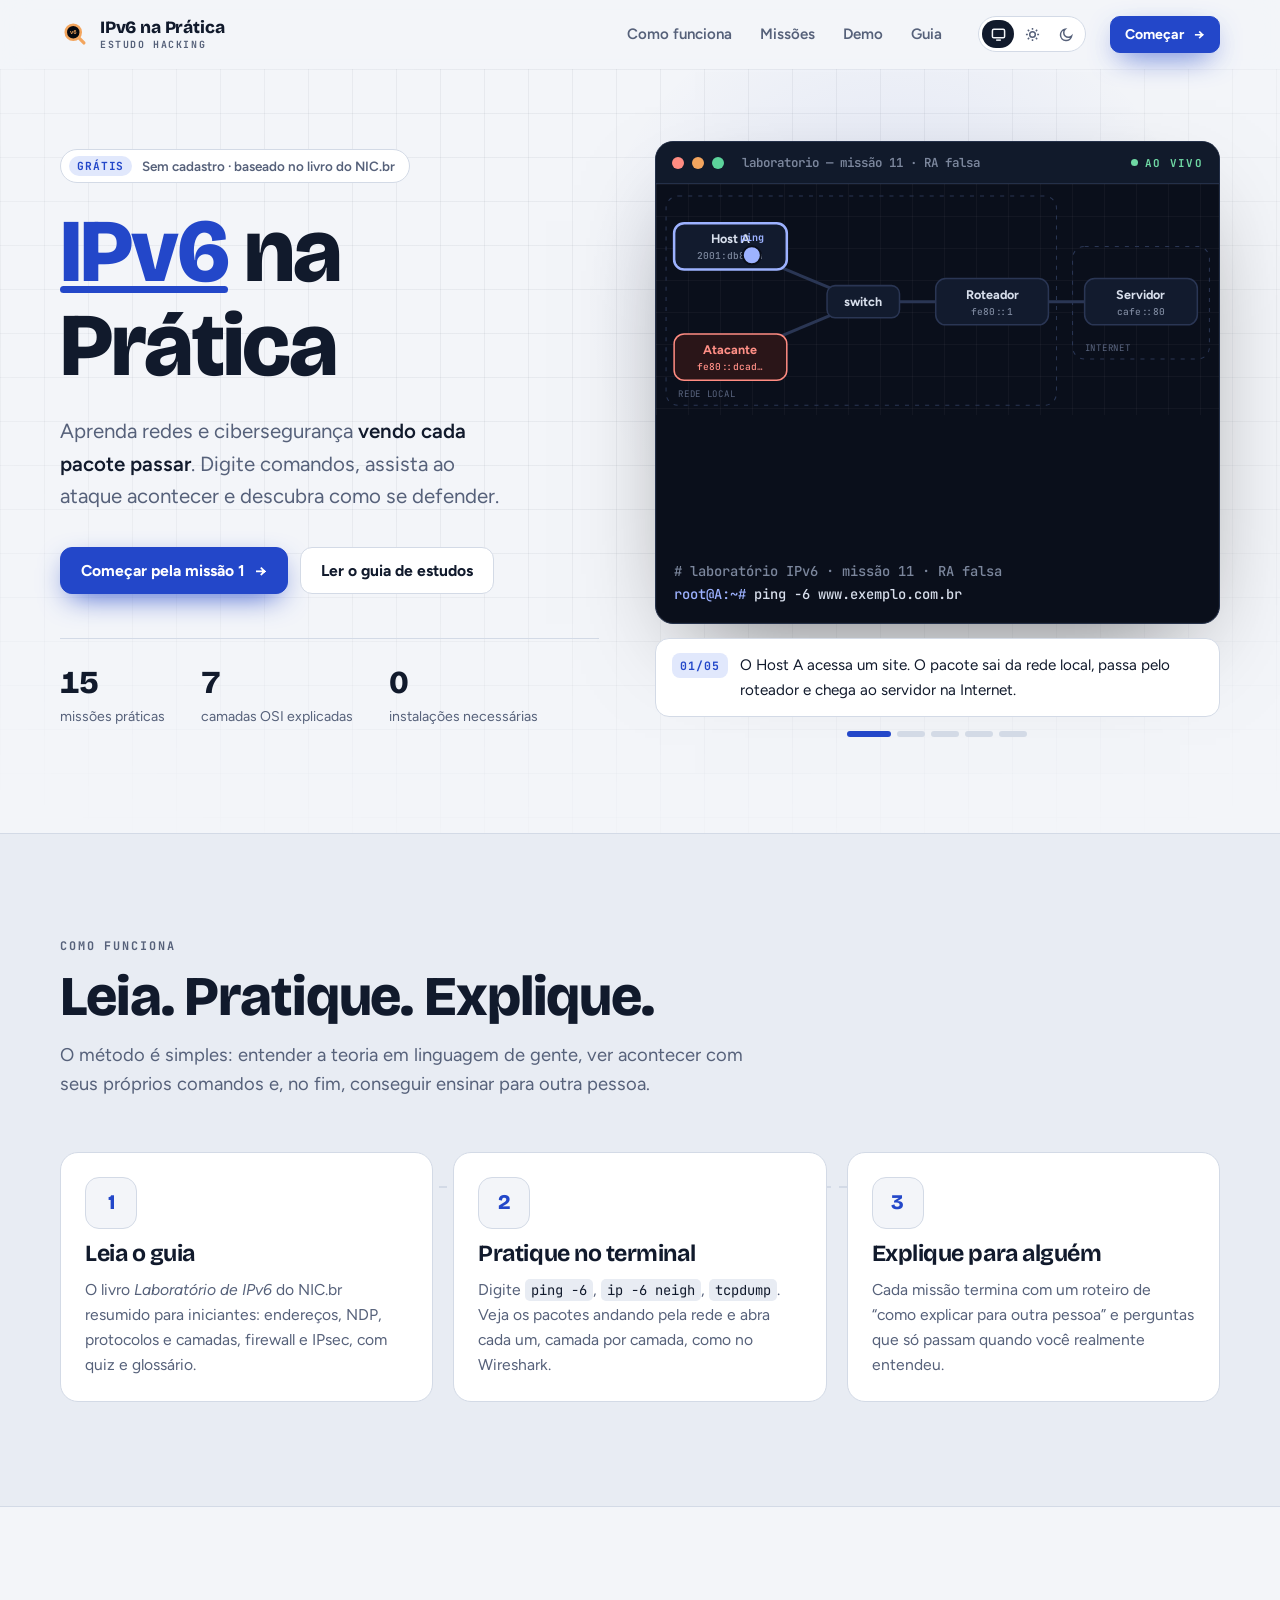
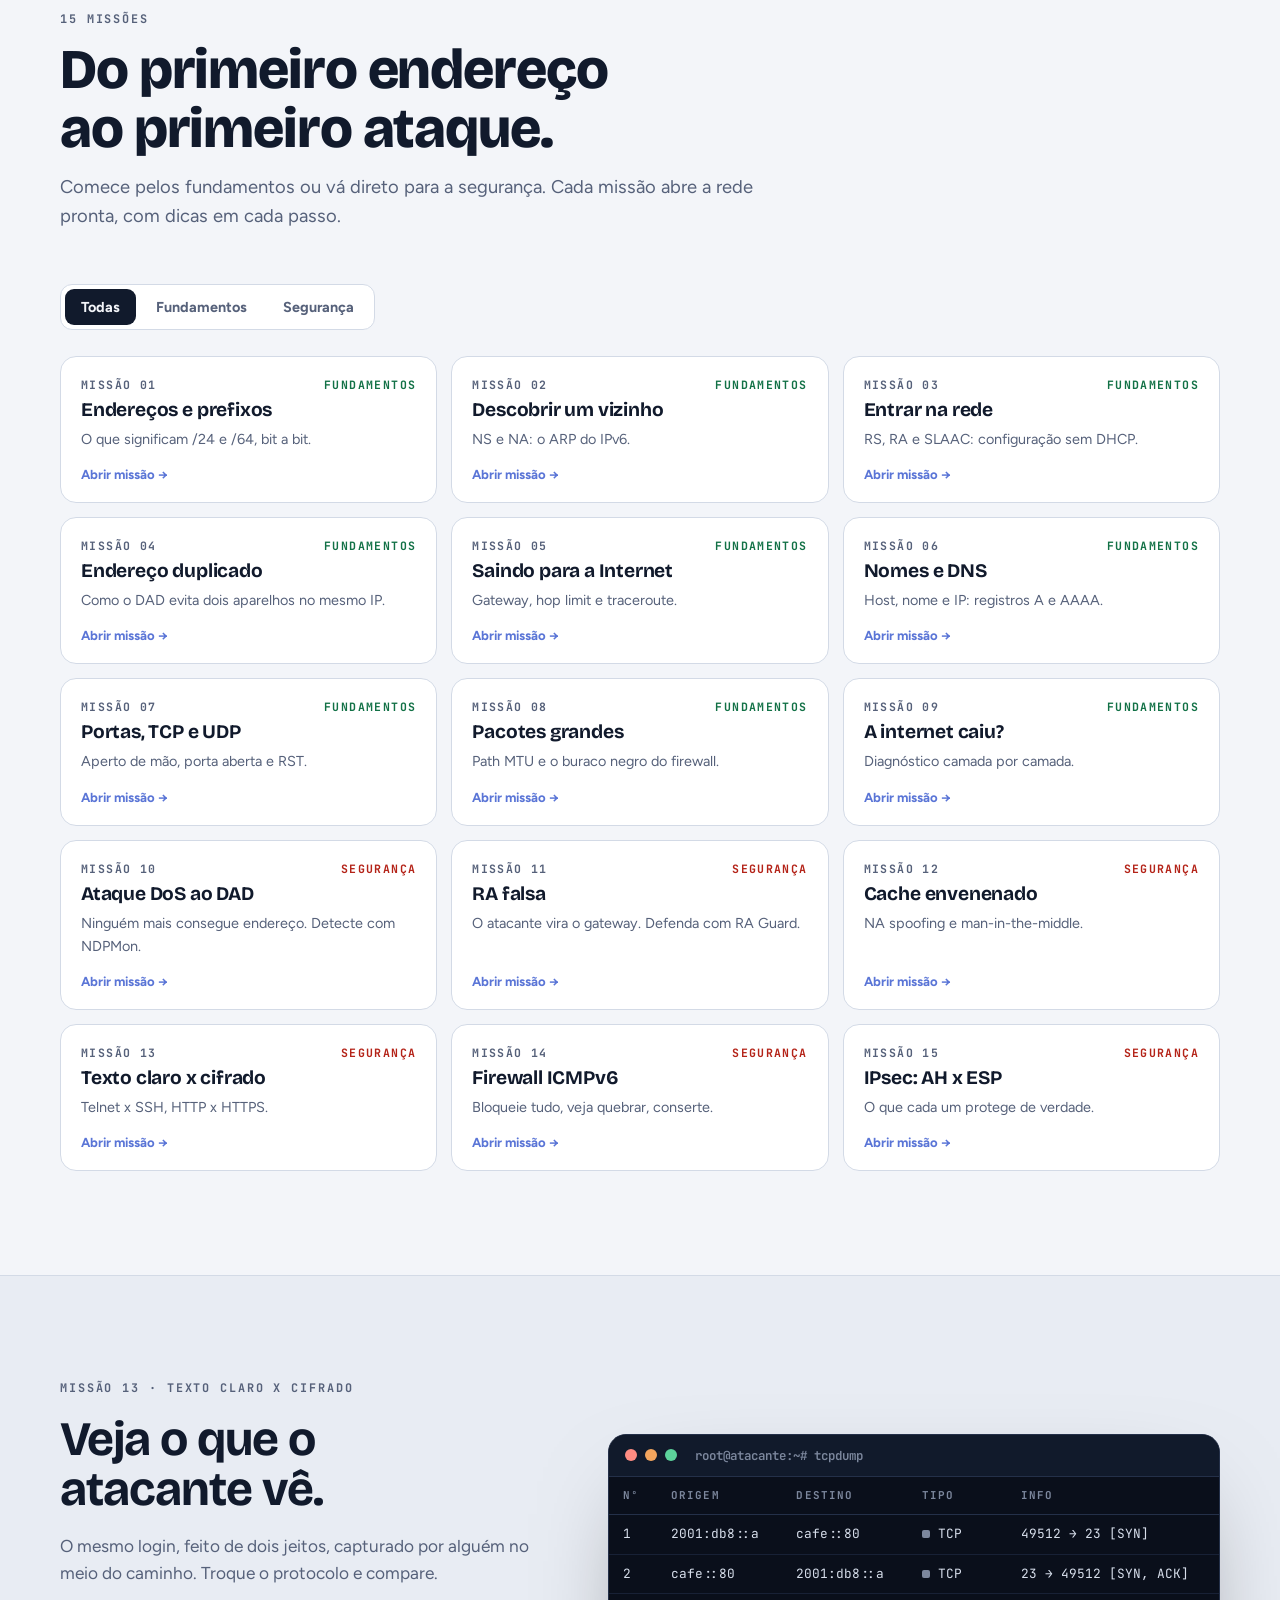
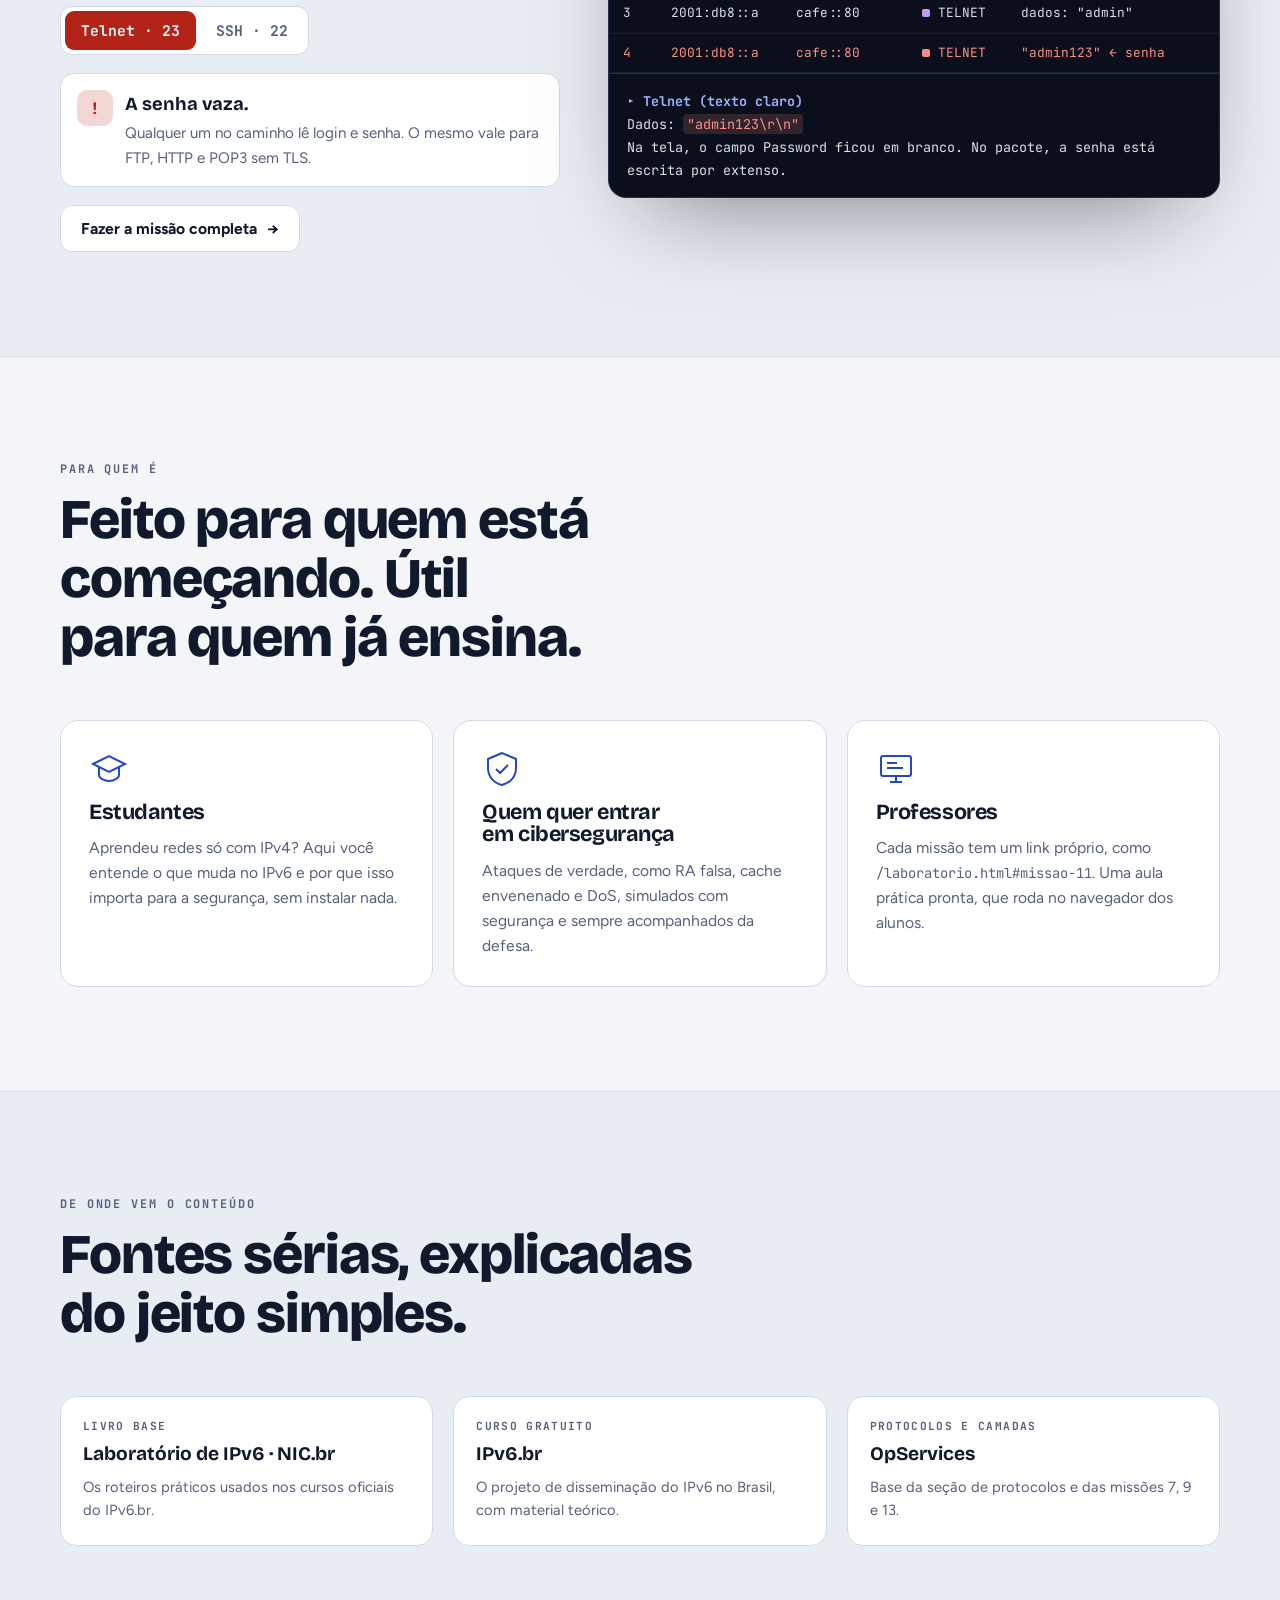
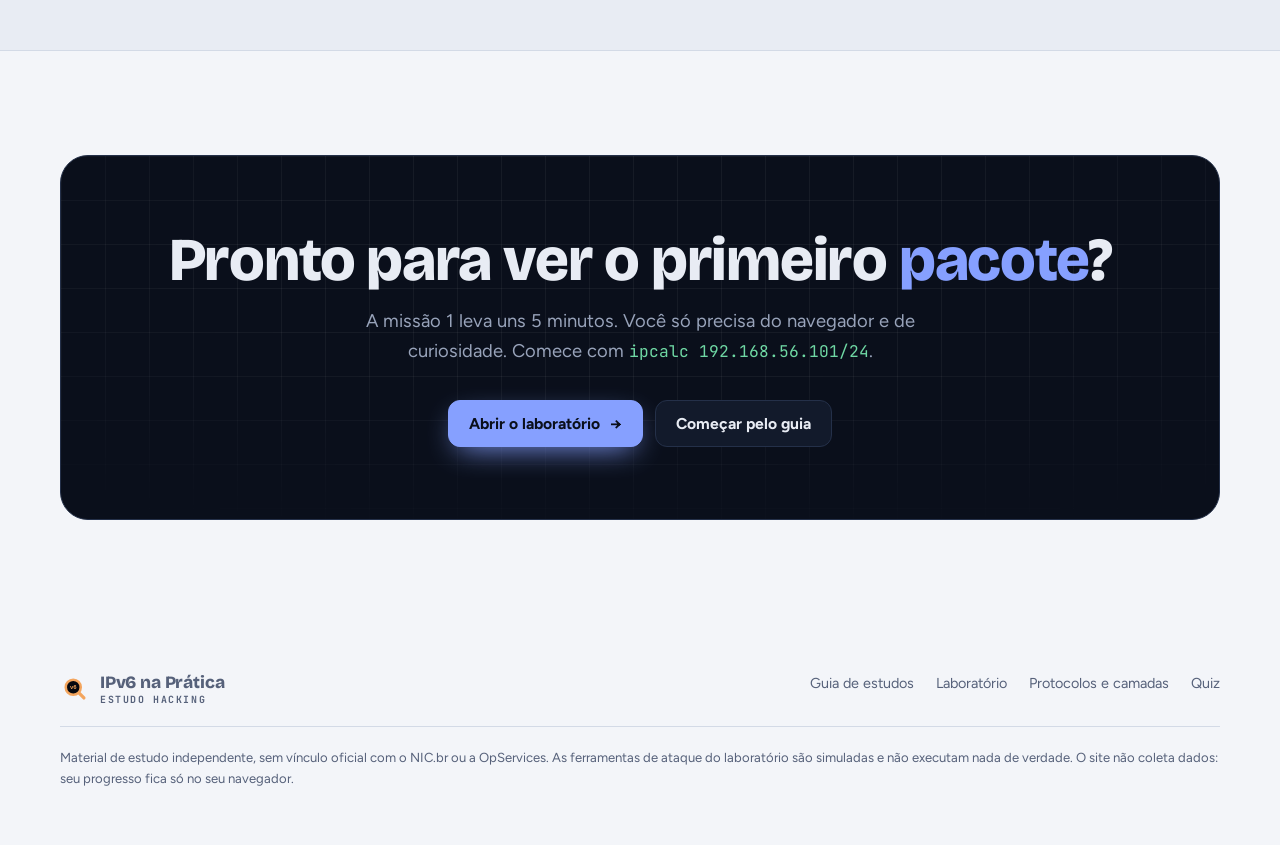
<file: index.html>
<!doctype html>
<html lang="pt-BR">
<head>
<meta charset="utf-8">
<meta name="viewport" content="width=device-width, initial-scale=1, viewport-fit=cover">
<title>IPv6 na Prática · Aprenda redes e cibersegurança na prática</title>
<meta name="description" content="Aprenda IPv6 e cibersegurança vendo cada pacote passar: laboratório interativo com 15 missões, terminal simulado e ataques reais com suas defesas. Gratuito e sem cadastro.">
<meta property="og:title" content="IPv6 na Prática">
<meta property="og:description" content="Aprenda IPv6 e cibersegurança vendo cada pacote passar: laboratório interativo com 15 missões, terminal simulado e ataques reais com suas defesas. Gratuito e sem cadastro.">
<meta property="og:type" content="website">
<meta property="og:url" content="https://ipv6-na-pratica.vercel.app/">
<meta property="og:site_name" content="IPv6 na Prática">
<meta property="og:locale" content="pt_BR">
<meta property="og:image" content="https://ipv6-na-pratica.vercel.app/og.png">
<meta property="og:image:width" content="1280">
<meta property="og:image:height" content="640">
<meta property="og:image:alt" content="IPv6 na Prática: guia de estudos e laboratório interativo de IPv6 para iniciantes em cibersegurança">
<meta name="twitter:card" content="summary_large_image">
<meta name="twitter:image" content="https://ipv6-na-pratica.vercel.app/og.png">
<link rel="canonical" href="https://ipv6-na-pratica.vercel.app/">
<meta name="theme-color" content="#0A0F1B">
<link rel="icon" href="favicon.svg" type="image/svg+xml">
<script src="js/tema.js"></script>
<link rel="preconnect" href="https://fonts.googleapis.com">
<link rel="preconnect" href="https://fonts.gstatic.com" crossorigin>
<link rel="stylesheet" href="https://fonts.googleapis.com/css2?family=Bricolage+Grotesque:opsz,wght@12..96,700;12..96,800&family=Figtree:wght@400;500;600;700&family=JetBrains+Mono:wght@500;700&display=swap">
<link rel="stylesheet" href="css/base.css">
<link rel="stylesheet" href="css/inicio.css">
</head>
<body>
<header class="top" id="top">
  <div class="wrap">
    <a class="logo" href="index.html" aria-label="IPv6 na Prática, início">
      <svg viewBox="0 0 512 512" aria-hidden="true"><path d="M318 318 L408 408" stroke="#F3A55E" stroke-width="56" stroke-linecap="round"/><circle cx="226" cy="226" r="128" fill="#05080F" stroke="#F3A55E" stroke-width="44"/><text x="226" y="256" text-anchor="middle" font-family="ui-monospace,monospace" font-weight="700" font-size="96" fill="#F3A55E">v6</text></svg>
      <span>IPv6 na Prática<small>Estudo Hacking</small></span>
    </a>
    <nav class="links" aria-label="Seções">
      <a href="#como-funciona">Como funciona</a>
      <a href="#missoes">Missões</a>
      <a href="#demo">Demo</a>
      <a href="guia.html">Guia</a>
    </nav>
    <div class="theme" role="group" aria-label="Tema">
      <button data-t="system" aria-pressed="true" title="Tema do sistema"><svg viewBox="0 0 16 16" fill="none" stroke="currentColor" stroke-width="1.6"><rect x="1.5" y="2.5" width="13" height="9" rx="1.5"/><path d="M5.5 14h5"/></svg></button>
      <button data-t="light" aria-pressed="false" title="Claro"><svg viewBox="0 0 16 16" fill="none" stroke="currentColor" stroke-width="1.6"><circle cx="8" cy="8" r="3"/><path d="M8 1v2M8 13v2M1 8h2M13 8h2M3 3l1.4 1.4M11.6 11.6L13 13M3 13l1.4-1.4M11.6 4.4L13 3"/></svg></button>
      <button data-t="dark" aria-pressed="false" title="Escuro"><svg viewBox="0 0 16 16" fill="none" stroke="currentColor" stroke-width="1.6"><path d="M13.5 9.5A6 6 0 1 1 6.5 2.5a4.7 4.7 0 0 0 7 7z"/></svg></button>
    </div>
    <a class="btn primary sm" href="laboratorio.html#missao-1">Começar <span class="arr">→</span></a>
  </div>
</header>

<main>
  <section class="hero" id="hero">
    <div class="grid-bg"></div><div class="spot" id="spot"></div>
    <div class="wrap">
      <div>
        <span class="badge"><i>GRÁTIS</i>Sem cadastro · baseado no livro do NIC.br</span>
        <h1><span class="v6">IPv6</span> na Prática</h1>
        <p class="sub">Aprenda redes e cibersegurança <b>vendo cada pacote passar</b>. Digite comandos, assista ao ataque acontecer e descubra como se defender.</p>
        <div class="cta">
          <a class="btn primary" href="laboratorio.html#missao-1">Começar pela missão 1 <span class="arr">→</span></a>
          <a class="btn" href="guia.html">Ler o guia de estudos</a>
        </div>
        <div class="stats">
          <div class="stat"><strong data-count="15">15</strong><span>missões práticas</span></div>
          <div class="stat"><strong data-count="7">7</strong><span>camadas OSI explicadas</span></div>
          <div class="stat"><strong data-count="0">0</strong><span>instalações necessárias</span></div>
        </div>
      </div>

      <div class="bench" aria-label="Demonstração animada: um ataque de RA falsa e a defesa com RA Guard">
        <div class="bench-card">
          <div class="bar"><i style="background:#FF8C82"></i><i style="background:#F3A55E"></i><i style="background:#5CD39B"></i><span class="title">laboratorio — missão 11 · RA falsa</span><span class="live">AO VIVO</span></div>
          <svg class="topo" id="topo" viewBox="0 0 560 230" role="img" aria-label="Topologia: Host A e Atacante ligados a um switch, que leva ao roteador e ao servidor web"></svg>
          <div class="term" id="term" aria-hidden="true"></div>
        </div>
        <div class="caption" aria-live="polite"><span class="step" id="capStep">01/05</span><p id="capText">O Host A acessa um site. O pacote sai, passa pelo roteador e chega ao servidor.</p></div>
        <div class="dots" id="dots" role="group" aria-label="Etapas da demonstração"></div>
      </div>
    </div>
  </section>

  <section class="s alt" id="como-funciona">
    <div class="wrap">
      <div class="s-head">
        <span class="eyebrow">Como funciona</span>
        <h2>Leia. Pratique. Explique.</h2>
        <p>O método é simples: entender a teoria em linguagem de gente, ver acontecer com seus próprios comandos e, no fim, conseguir ensinar para outra pessoa.</p>
      </div>
      <div class="flow">
        <div class="fstep"><span class="n">1</span><h3>Leia o guia</h3><p>O livro <i>Laboratório de IPv6</i> do NIC.br resumido para iniciantes: endereços, NDP, protocolos e camadas, firewall e IPsec, com quiz e glossário.</p></div>
        <div class="fstep"><span class="n">2</span><h3>Pratique no terminal</h3><p>Digite <code>ping -6</code>, <code>ip -6 neigh</code>, <code>tcpdump</code>. Veja os pacotes andando pela rede e abra cada um, camada por camada, como no Wireshark.</p></div>
        <div class="fstep"><span class="n">3</span><h3>Explique para alguém</h3><p>Cada missão termina com um roteiro de “como explicar para outra pessoa” e perguntas que só passam quando você realmente entendeu.</p></div>
      </div>
    </div>
  </section>

  <section class="s" id="missoes">
    <div class="wrap">
      <div class="s-head">
        <span class="eyebrow">15 missões</span>
        <h2>Do primeiro endereço ao primeiro ataque.</h2>
        <p>Comece pelos fundamentos ou vá direto para a segurança. Cada missão abre a rede pronta, com dicas em cada passo.</p>
      </div>
      <div class="tabs" id="mtabs" role="group" aria-label="Filtrar missões">
        <button data-g="all" aria-pressed="true">Todas</button>
        <button data-g="f" aria-pressed="false">Fundamentos</button>
        <button data-g="s" aria-pressed="false">Segurança</button>
      </div>
      <div class="missions" id="mgrid"></div>
    </div>
  </section>

  <section class="s alt" id="demo">
    <div class="wrap demo">
      <div class="copy">
        <span class="eyebrow">Missão 13 · texto claro x cifrado</span>
        <h2 style="font-size:clamp(2rem,4vw,3rem)">Veja o que o atacante vê.</h2>
        <p>O mesmo login, feito de dois jeitos, capturado por alguém no meio do caminho. Troque o protocolo e compare.</p>
        <div class="seg" role="group" aria-label="Protocolo">
          <button class="bad" data-p="telnet" aria-pressed="true">Telnet · 23</button>
          <button class="good" data-p="ssh" aria-pressed="false">SSH · 22</button>
        </div>
        <div class="verdict" id="verdict"></div>
        <a class="btn" href="laboratorio.html#missao-13" style="align-self:flex-start">Fazer a missão completa <span class="arr">→</span></a>
      </div>
      <div class="cap" aria-live="polite">
        <div class="bar"><i style="background:#FF8C82"></i><i style="background:#F3A55E"></i><i style="background:#5CD39B"></i><span class="title">root@atacante:~# tcpdump</span></div>
        <div class="cap-wrap"><table><thead><tr><th>Nº</th><th>Origem</th><th>Destino</th><th>Tipo</th><th>Info</th></tr></thead><tbody id="capRows"></tbody></table></div>
        <div class="detail" id="capDetail"></div>
      </div>
    </div>
  </section>

  <section class="s" id="para-quem">
    <div class="wrap">
      <div class="s-head">
        <span class="eyebrow">Para quem é</span>
        <h2>Feito para quem está começando. Útil para quem já ensina.</h2>
      </div>
      <div class="who">
        <div class="wcard"><svg viewBox="0 0 40 40" fill="none" stroke="currentColor" stroke-width="2"><path d="M4 15 20 7l16 8-16 8z"/><path d="M10 18v8c0 3 5 6 10 6s10-3 10-6v-8"/></svg><h3>Estudantes</h3><p>Aprendeu redes só com IPv4? Aqui você entende o que muda no IPv6 e por que isso importa para a segurança, sem instalar nada.</p></div>
        <div class="wcard"><svg viewBox="0 0 40 40" fill="none" stroke="currentColor" stroke-width="2"><path d="M20 4 6 10v9c0 9 6 15 14 17 8-2 14-8 14-17v-9z"/><path d="m14 20 4 4 8-8"/></svg><h3>Quem quer entrar em cibersegurança</h3><p>Ataques de verdade, como RA falsa, cache envenenado e DoS, simulados com segurança e sempre acompanhados da defesa.</p></div>
        <div class="wcard"><svg viewBox="0 0 40 40" fill="none" stroke="currentColor" stroke-width="2"><rect x="5" y="7" width="30" height="20" rx="2"/><path d="M14 33h12M20 27v6M11 14h10M11 19h16"/></svg><h3>Professores</h3><p>Cada missão tem um link próprio, como <code>/laboratorio.html#missao-11</code>. Uma aula prática pronta, que roda no navegador dos alunos.</p></div>
      </div>
    </div>
  </section>

  <section class="s alt" id="base">
    <div class="wrap">
      <div class="s-head">
        <span class="eyebrow">De onde vem o conteúdo</span>
        <h2>Fontes sérias, explicadas do jeito simples.</h2>
      </div>
      <div class="base">
        <a href="https://lab.ipv6.br" target="_blank" rel="noopener"><small>Livro base</small><b>Laboratório de IPv6 · NIC.br</b><span>Os roteiros práticos usados nos cursos oficiais do IPv6.br.</span></a>
        <a href="https://ipv6.br" target="_blank" rel="noopener"><small>Curso gratuito</small><b>IPv6.br</b><span>O projeto de disseminação do IPv6 no Brasil, com material teórico.</span></a>
        <a href="https://www.opservices.com.br/protocolos-de-rede/" target="_blank" rel="noopener"><small>Protocolos e camadas</small><b>OpServices</b><span>Base da seção de protocolos e das missões 7, 9 e 13.</span></a>
      </div>
    </div>
  </section>

  <section class="s">
    <div class="wrap">
      <div class="final">
        <div class="grid-bg"></div>
        <h2>Pronto para ver o primeiro <span>pacote</span>?</h2>
        <p>A missão 1 leva uns 5 minutos. Você só precisa do navegador e de curiosidade. Comece com <code>ipcalc 192.168.56.101/24</code>.</p>
        <div class="cta"><a class="btn primary" href="laboratorio.html#missao-1">Abrir o laboratório <span class="arr">→</span></a><a class="btn" href="guia.html">Começar pelo guia</a></div>
      </div>
    </div>
  </section>
</main>

<footer>
  <div class="wrap">
    <a class="logo" href="#top" aria-label="Voltar ao topo"><svg viewBox="0 0 512 512" aria-hidden="true"><path d="M318 318 L408 408" stroke="#F3A55E" stroke-width="56" stroke-linecap="round"/><circle cx="226" cy="226" r="128" fill="#05080F" stroke="#F3A55E" stroke-width="44"/><text x="226" y="256" text-anchor="middle" font-family="ui-monospace,monospace" font-weight="700" font-size="96" fill="#F3A55E">v6</text></svg><span>IPv6 na Prática<small>Estudo Hacking</small></span></a>
    <nav aria-label="Rodapé"><a href="guia.html">Guia de estudos</a><a href="laboratorio.html">Laboratório</a><a href="guia.html#protocolos">Protocolos e camadas</a><a href="guia.html#quiz">Quiz</a></nav>
    <p class="fine">Material de estudo independente, sem vínculo oficial com o NIC.br ou a OpServices. As ferramentas de ataque do laboratório são simuladas e não executam nada de verdade. O site não coleta dados: seu progresso fica só no seu navegador.</p>
  </div>
</footer>

<script src="js/inicio.js" defer></script>
</body>
</html>
</file>
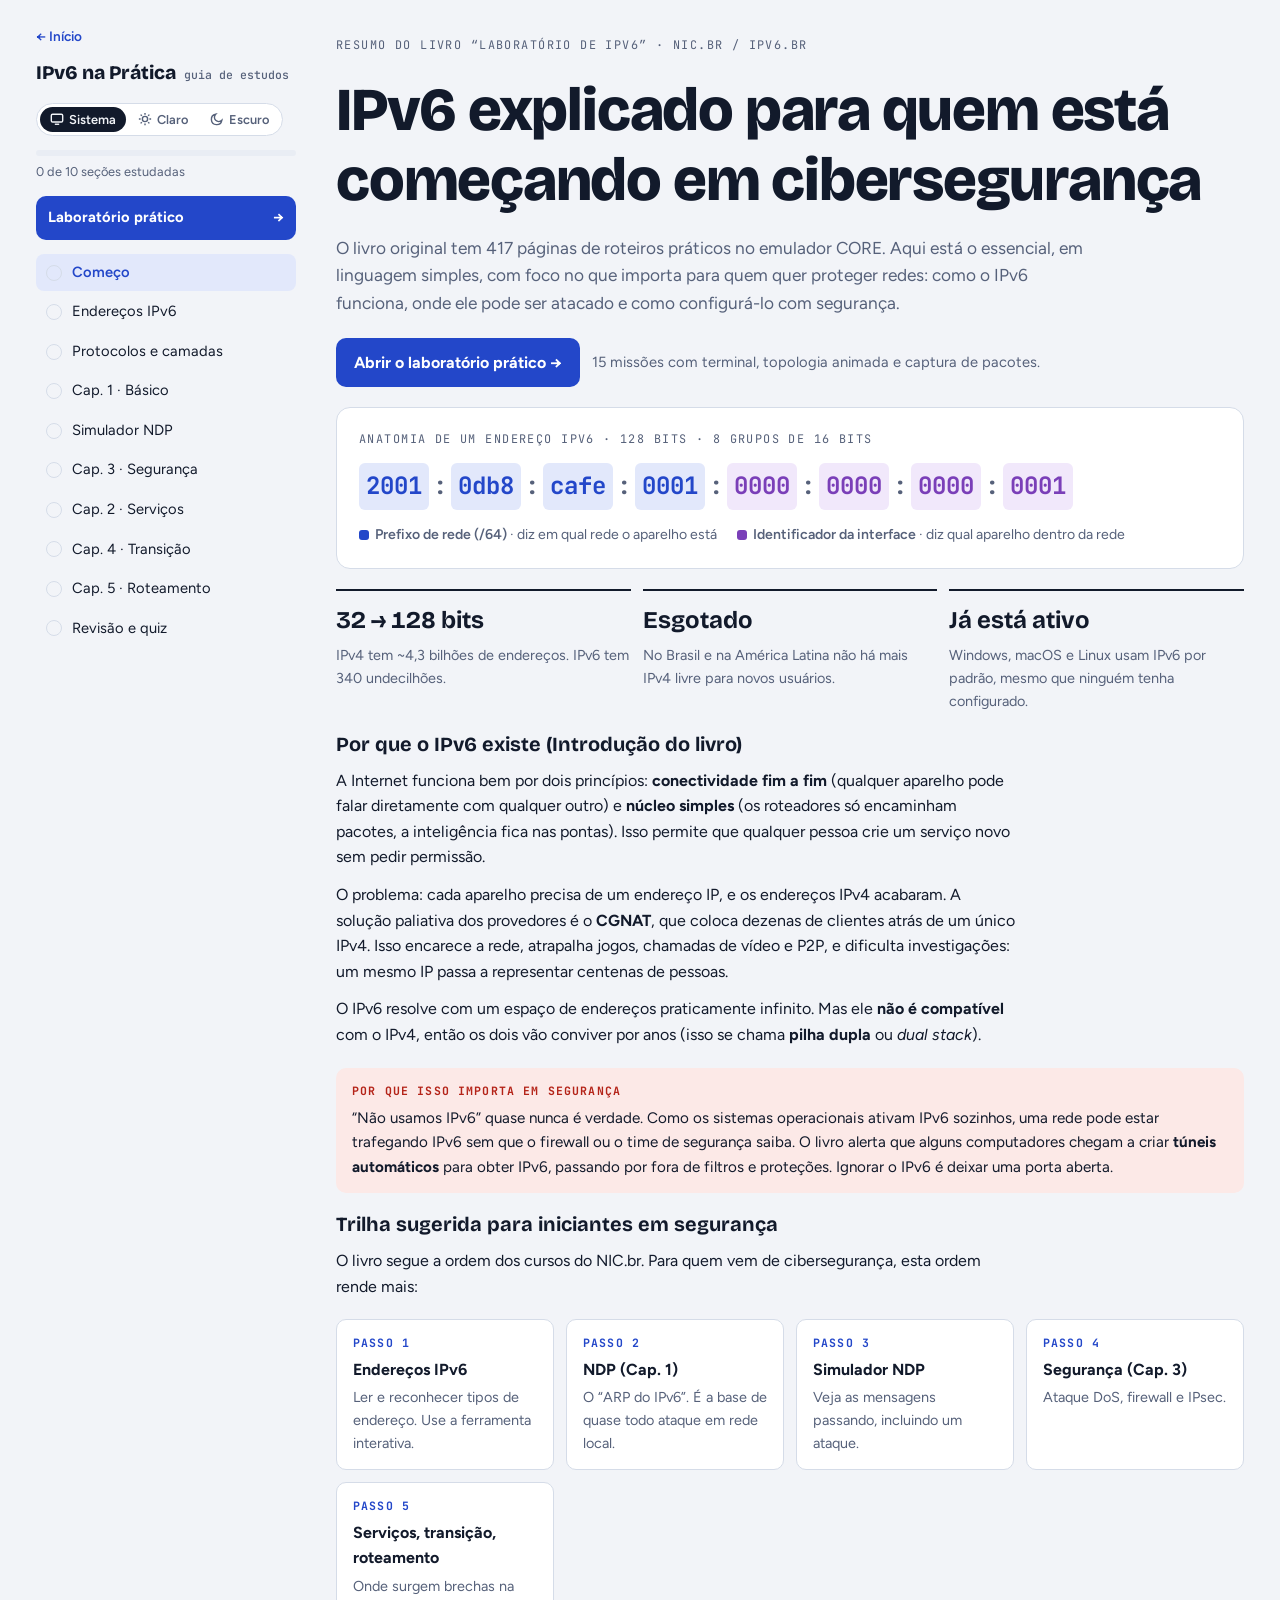
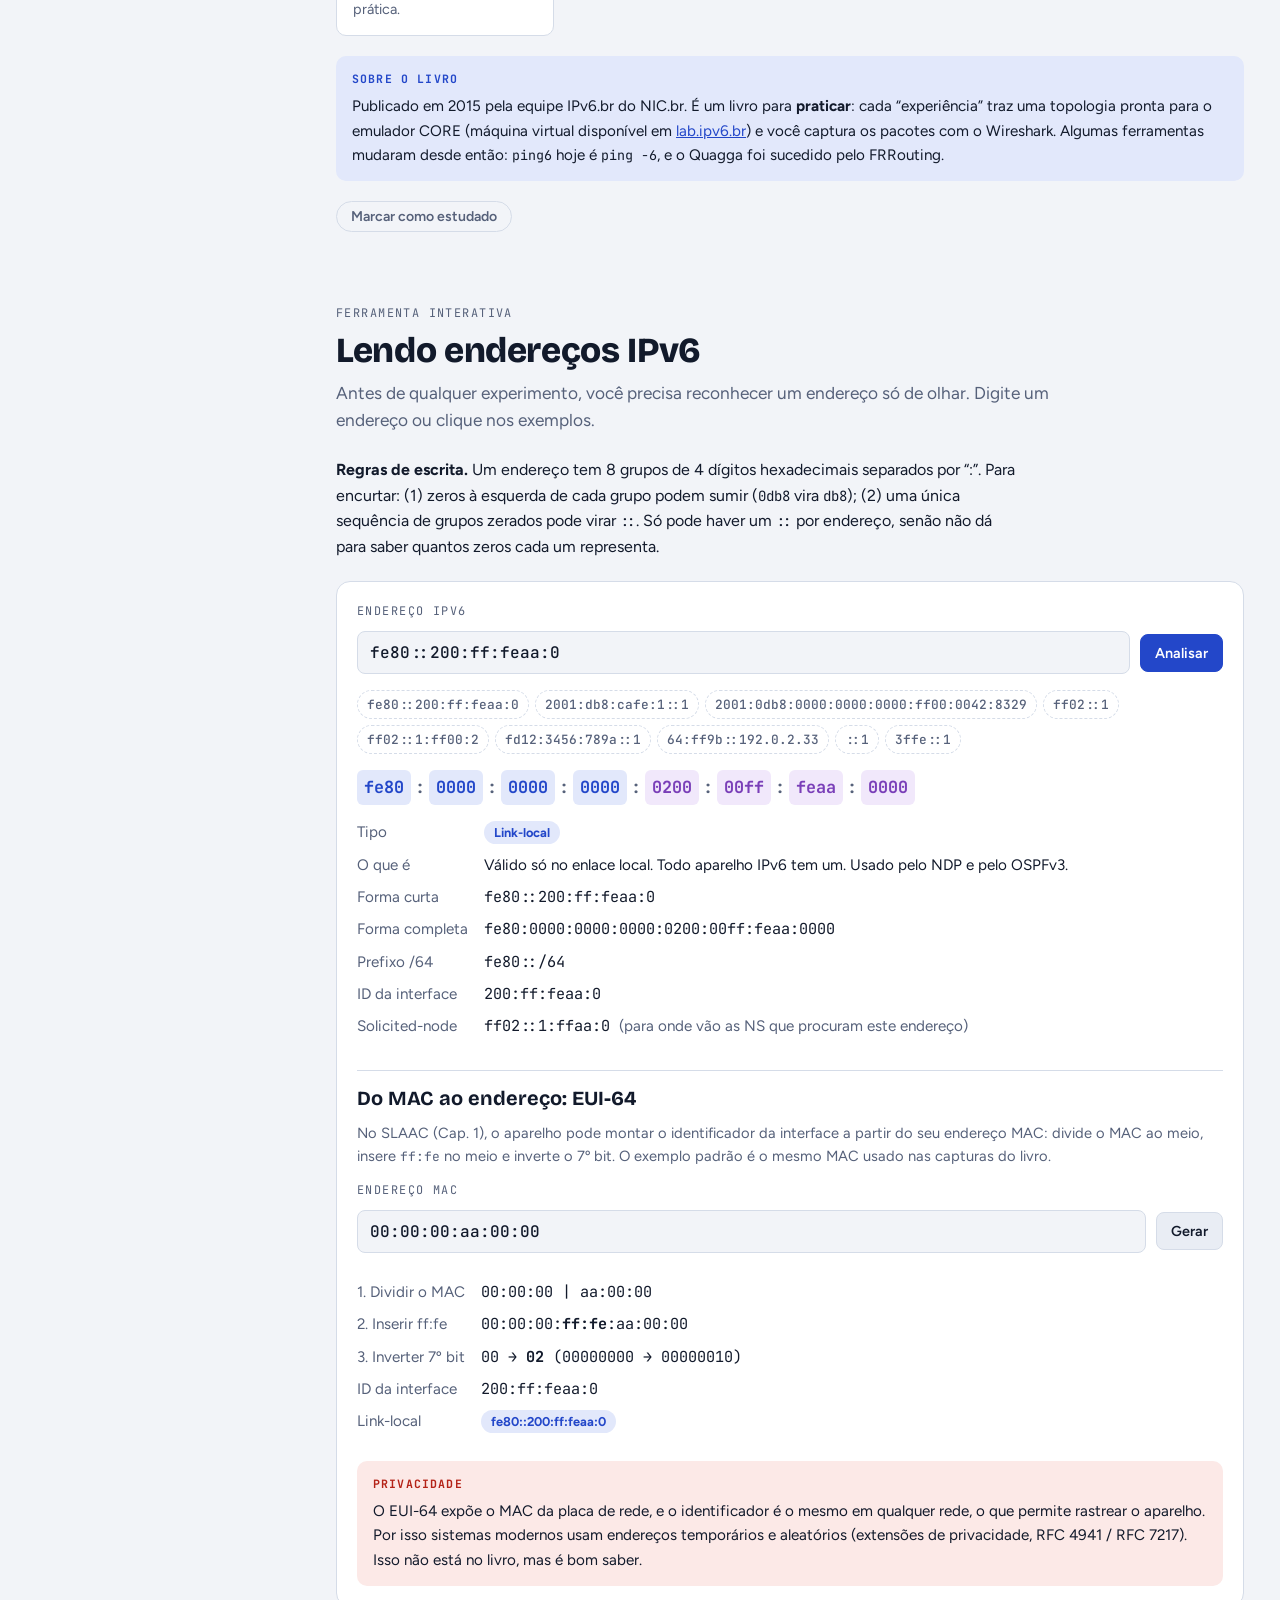
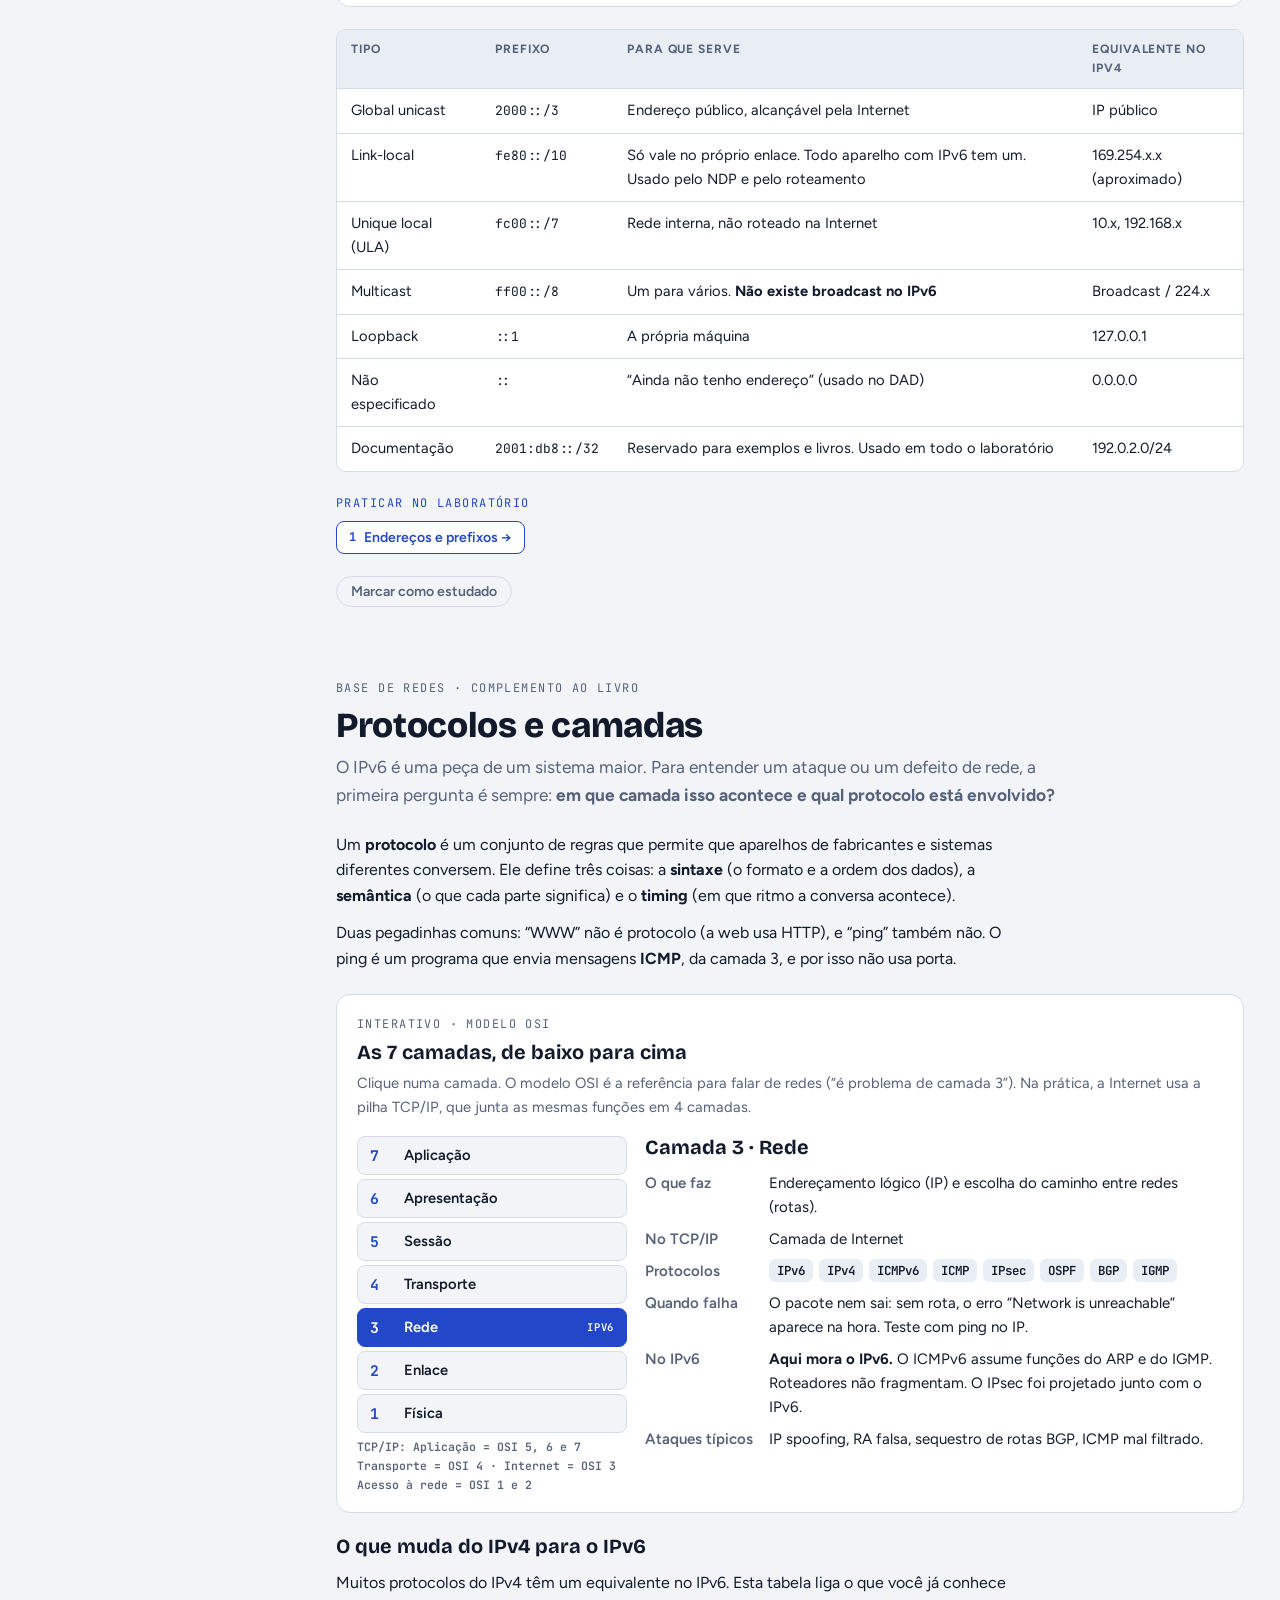
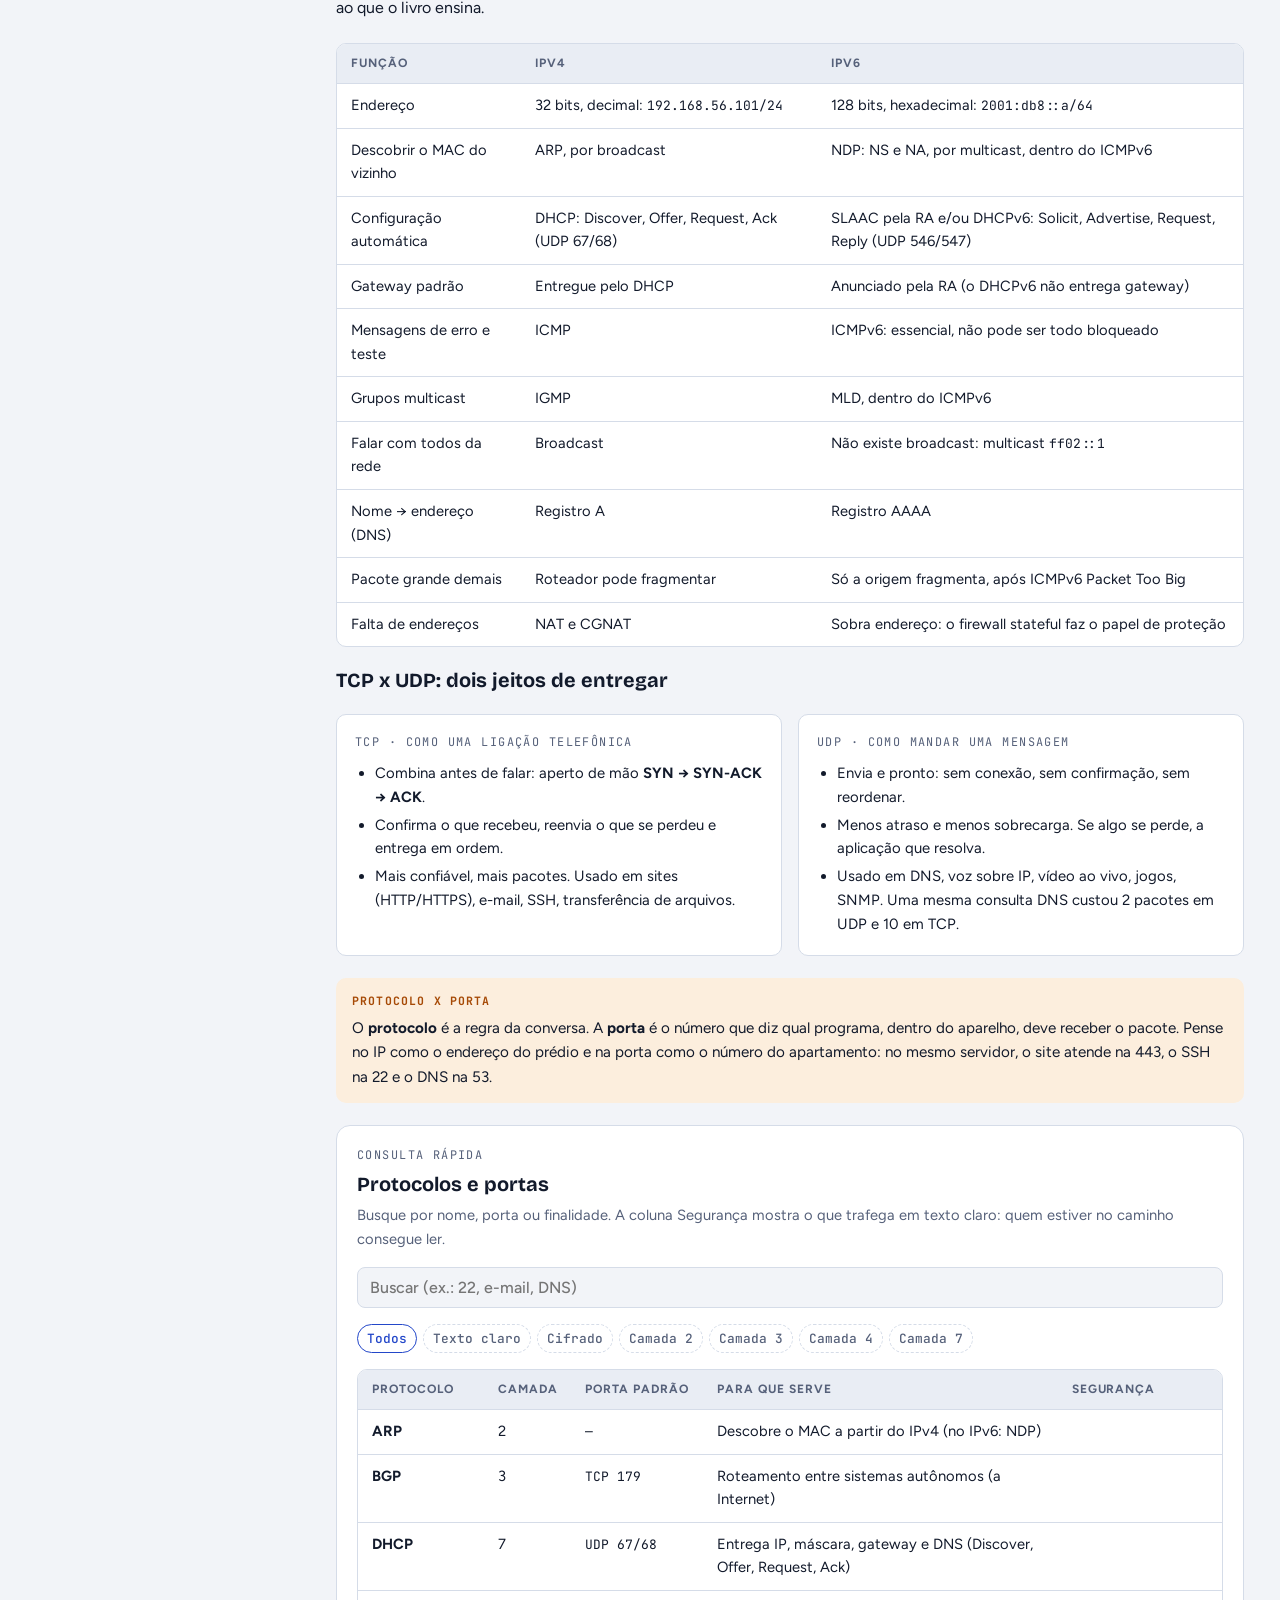
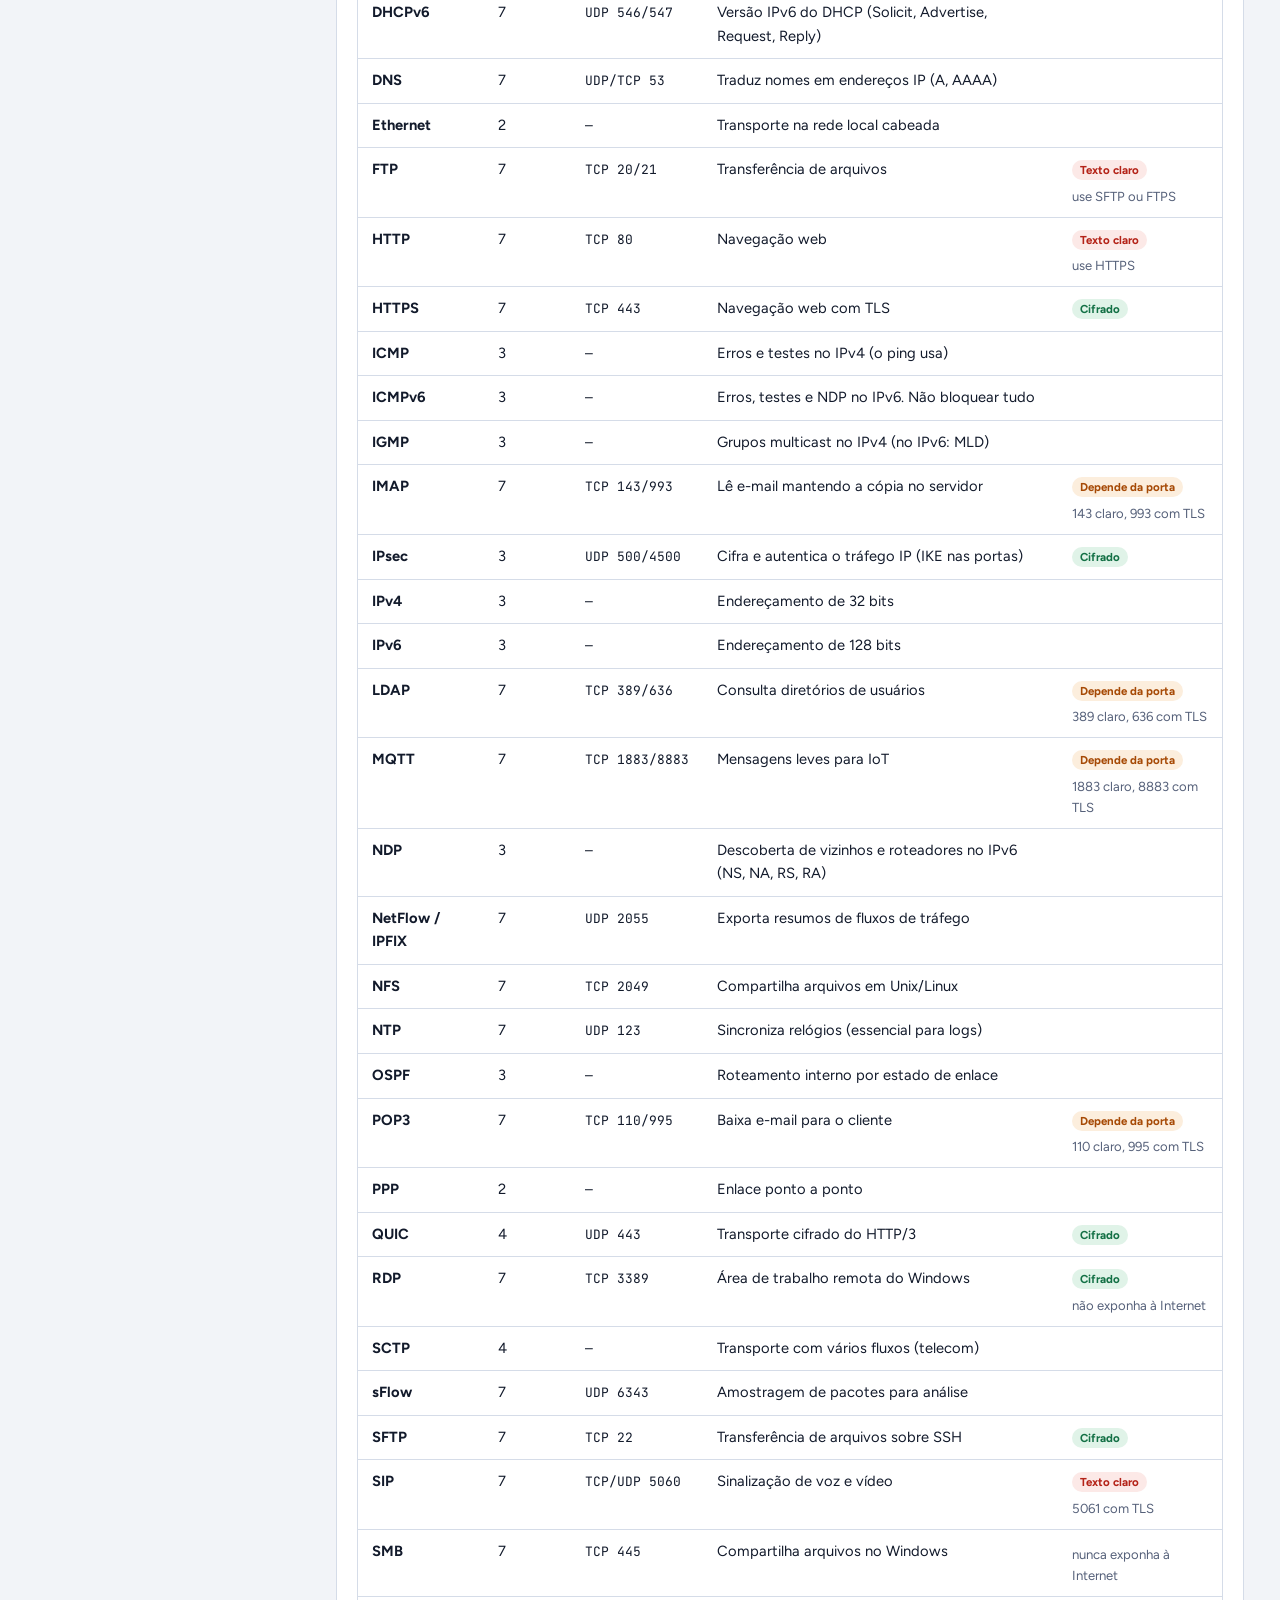
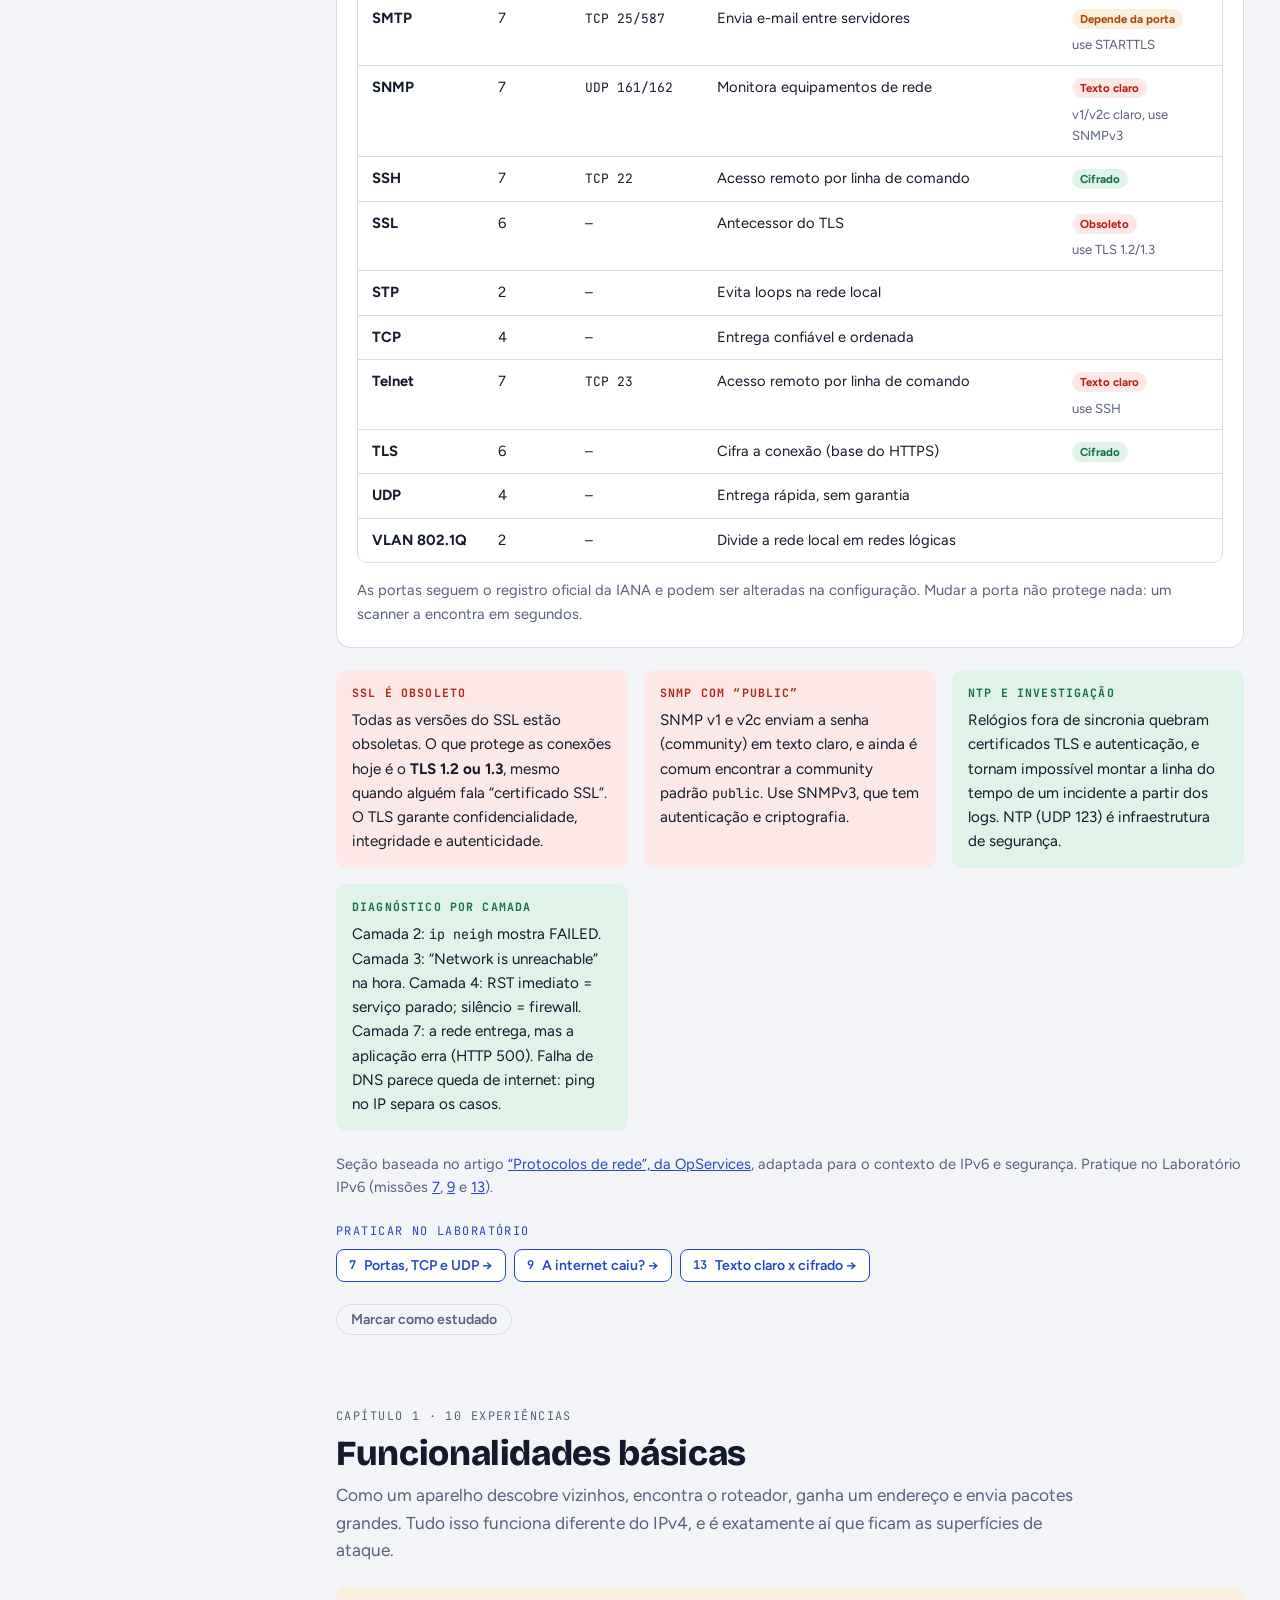
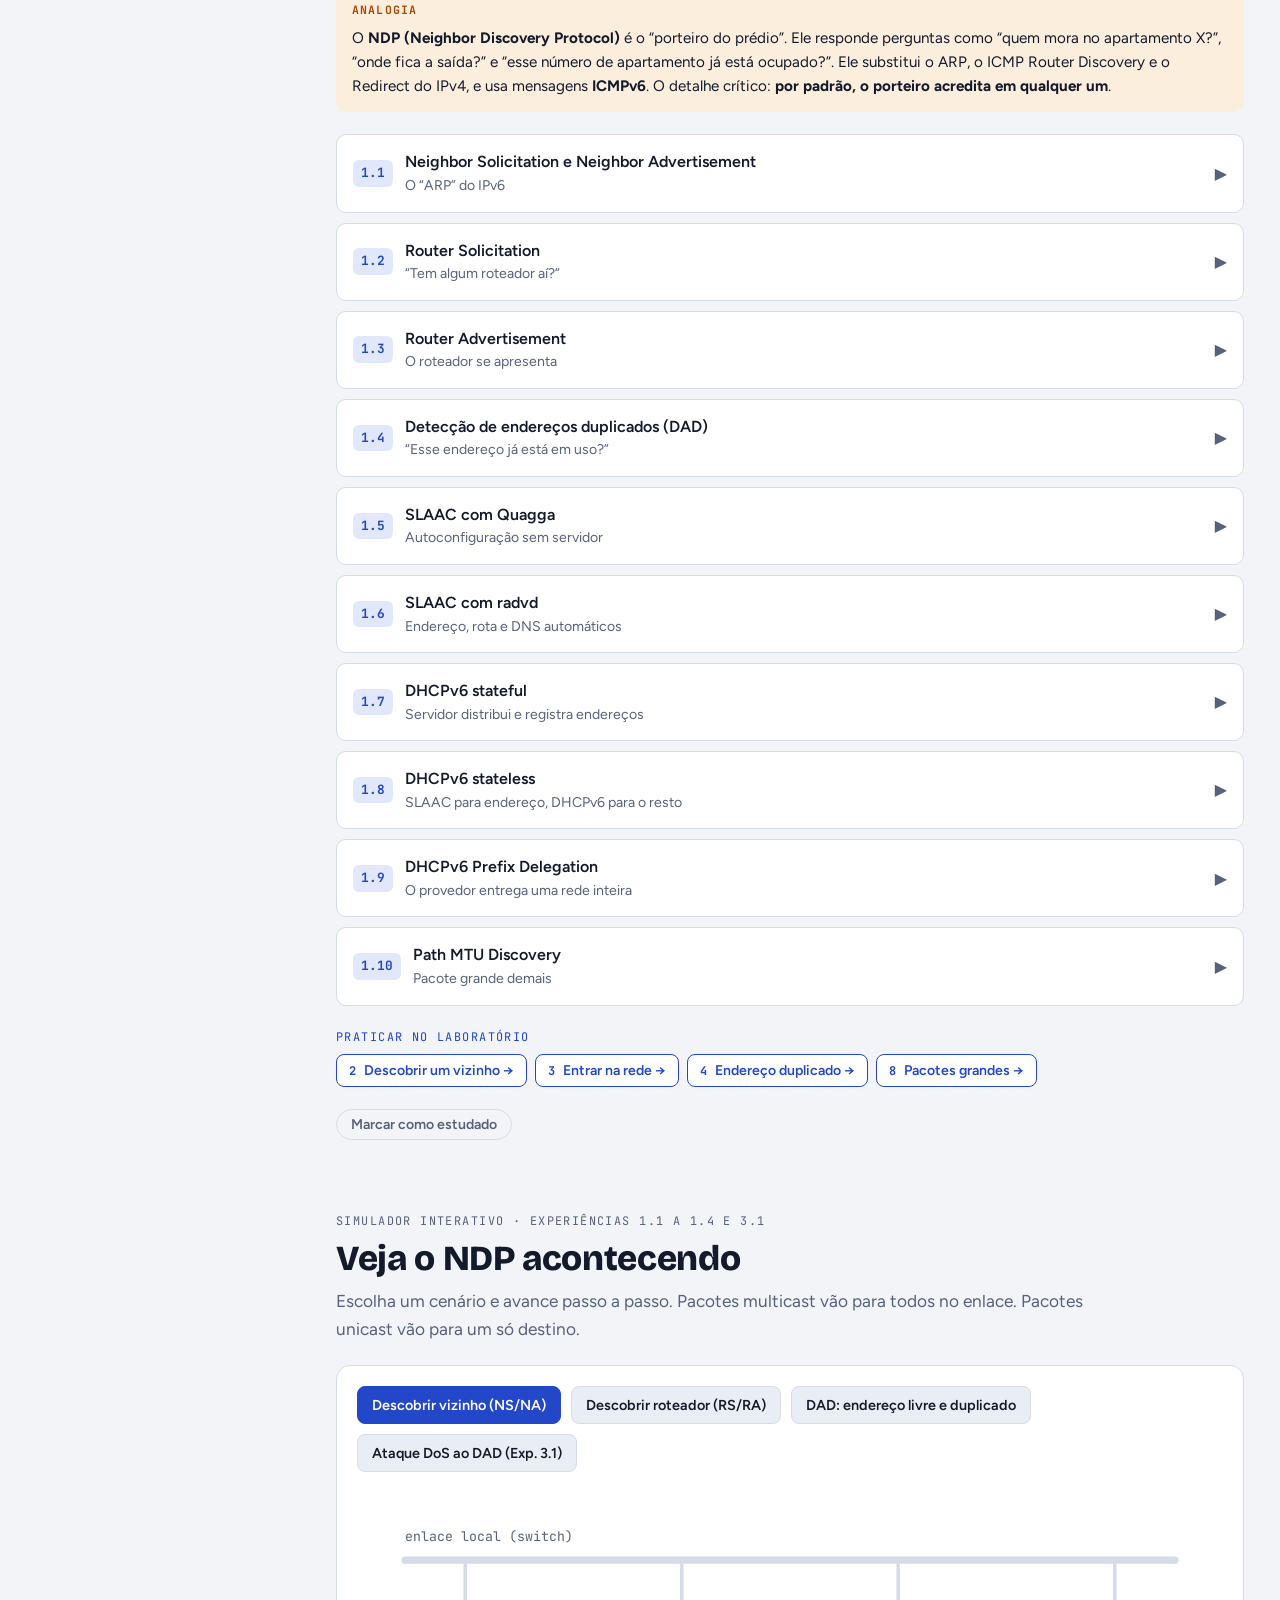
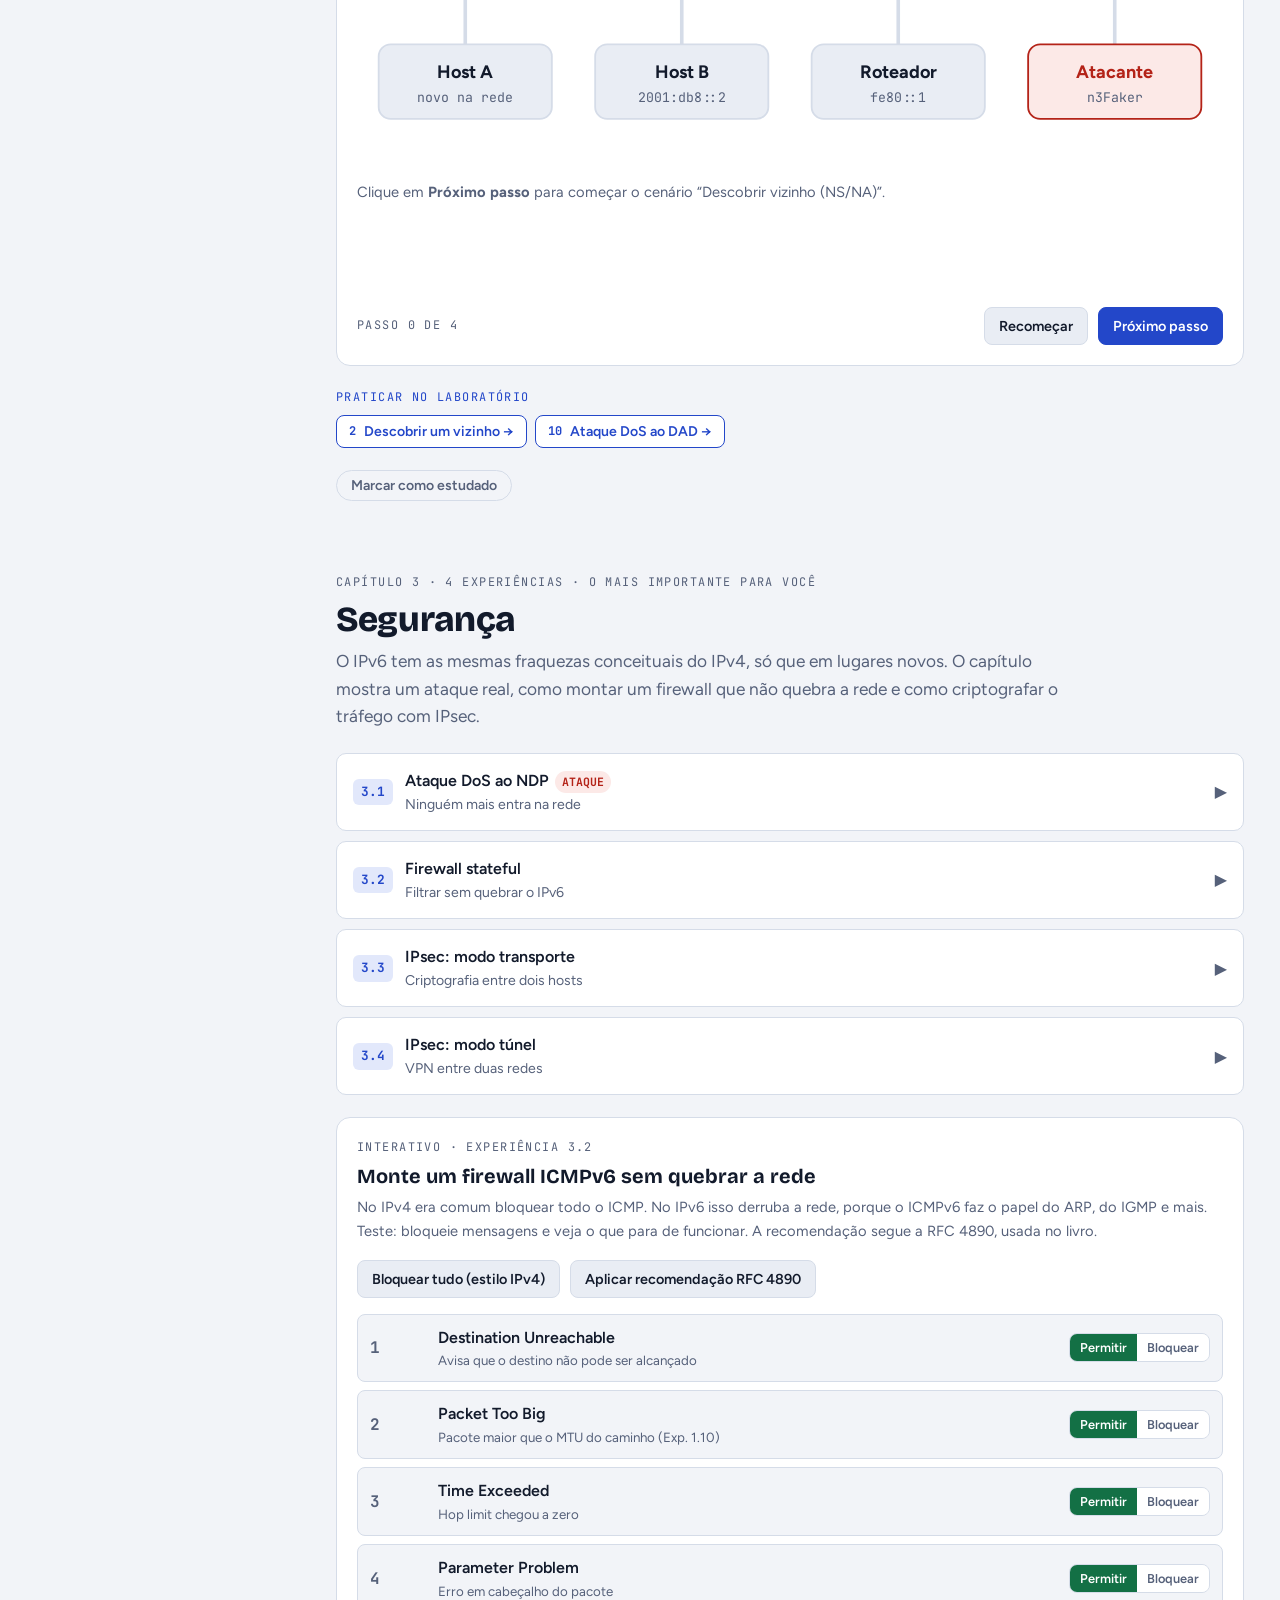
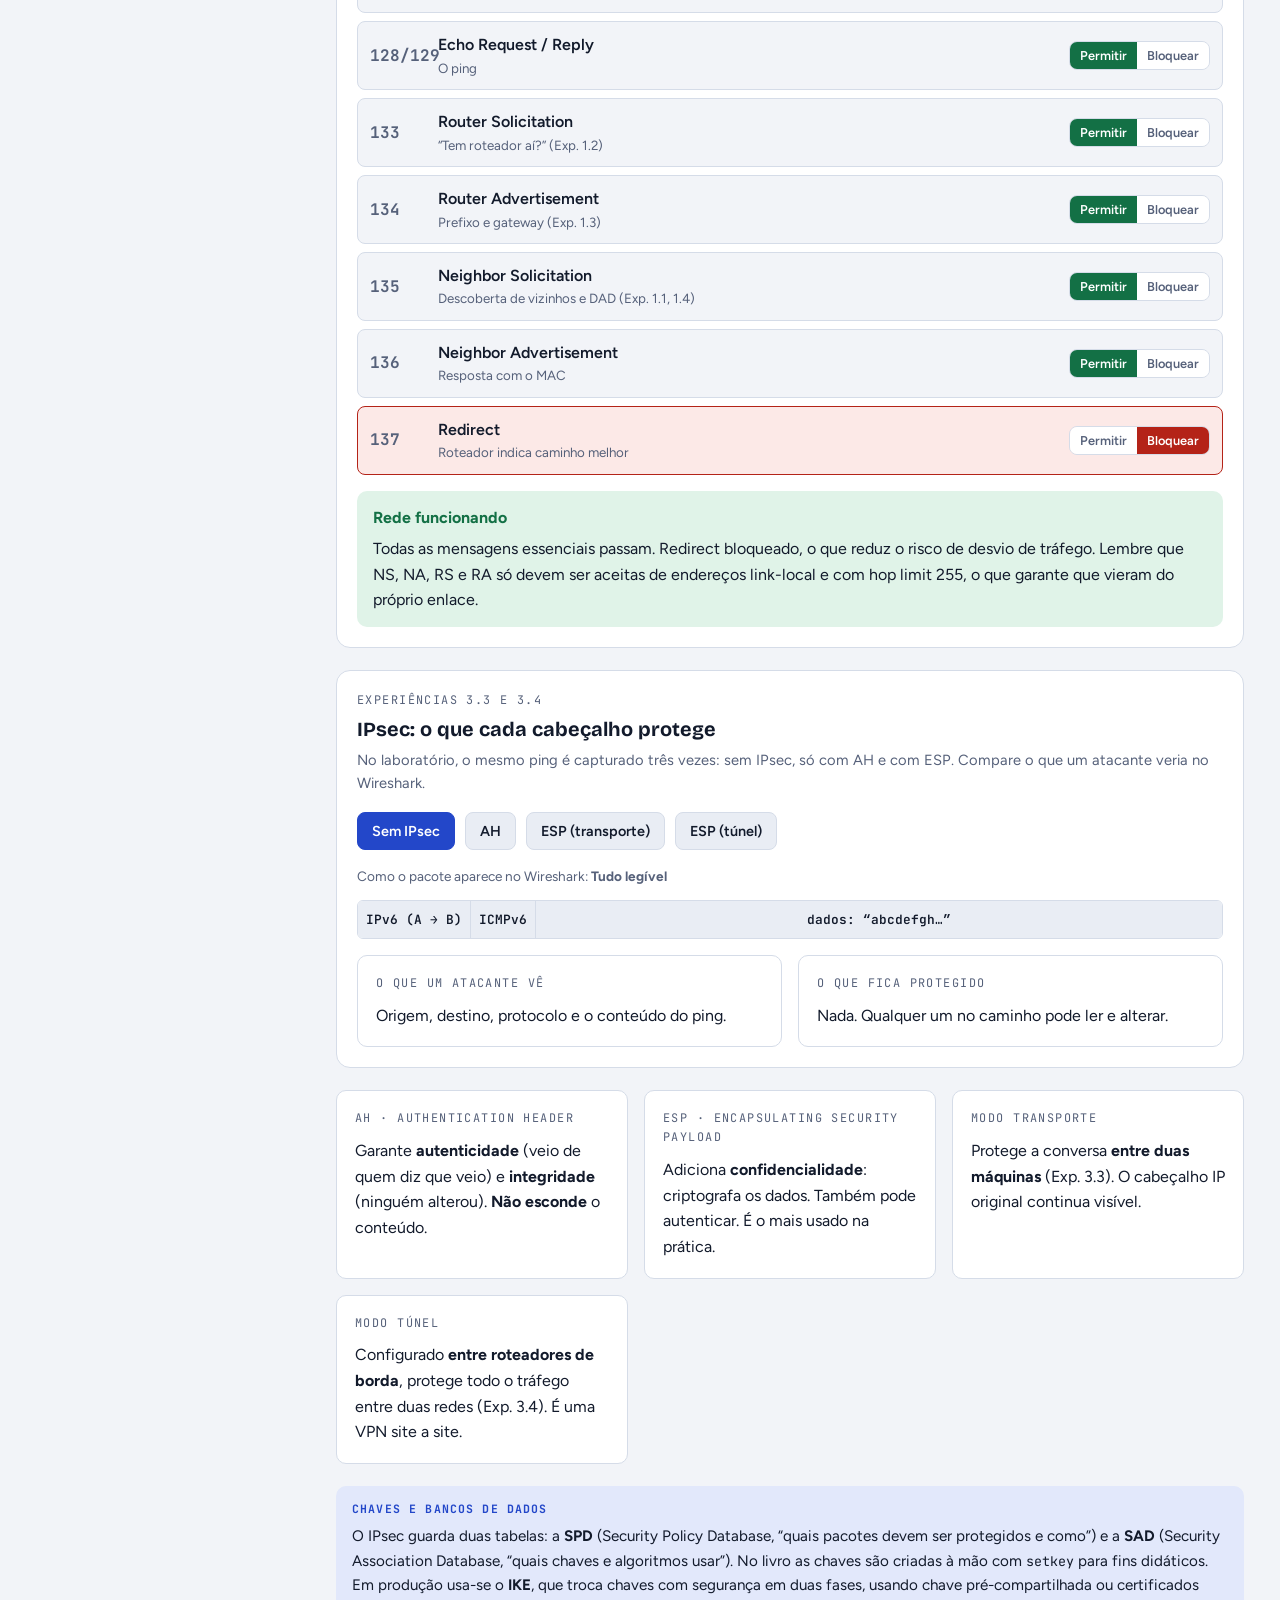
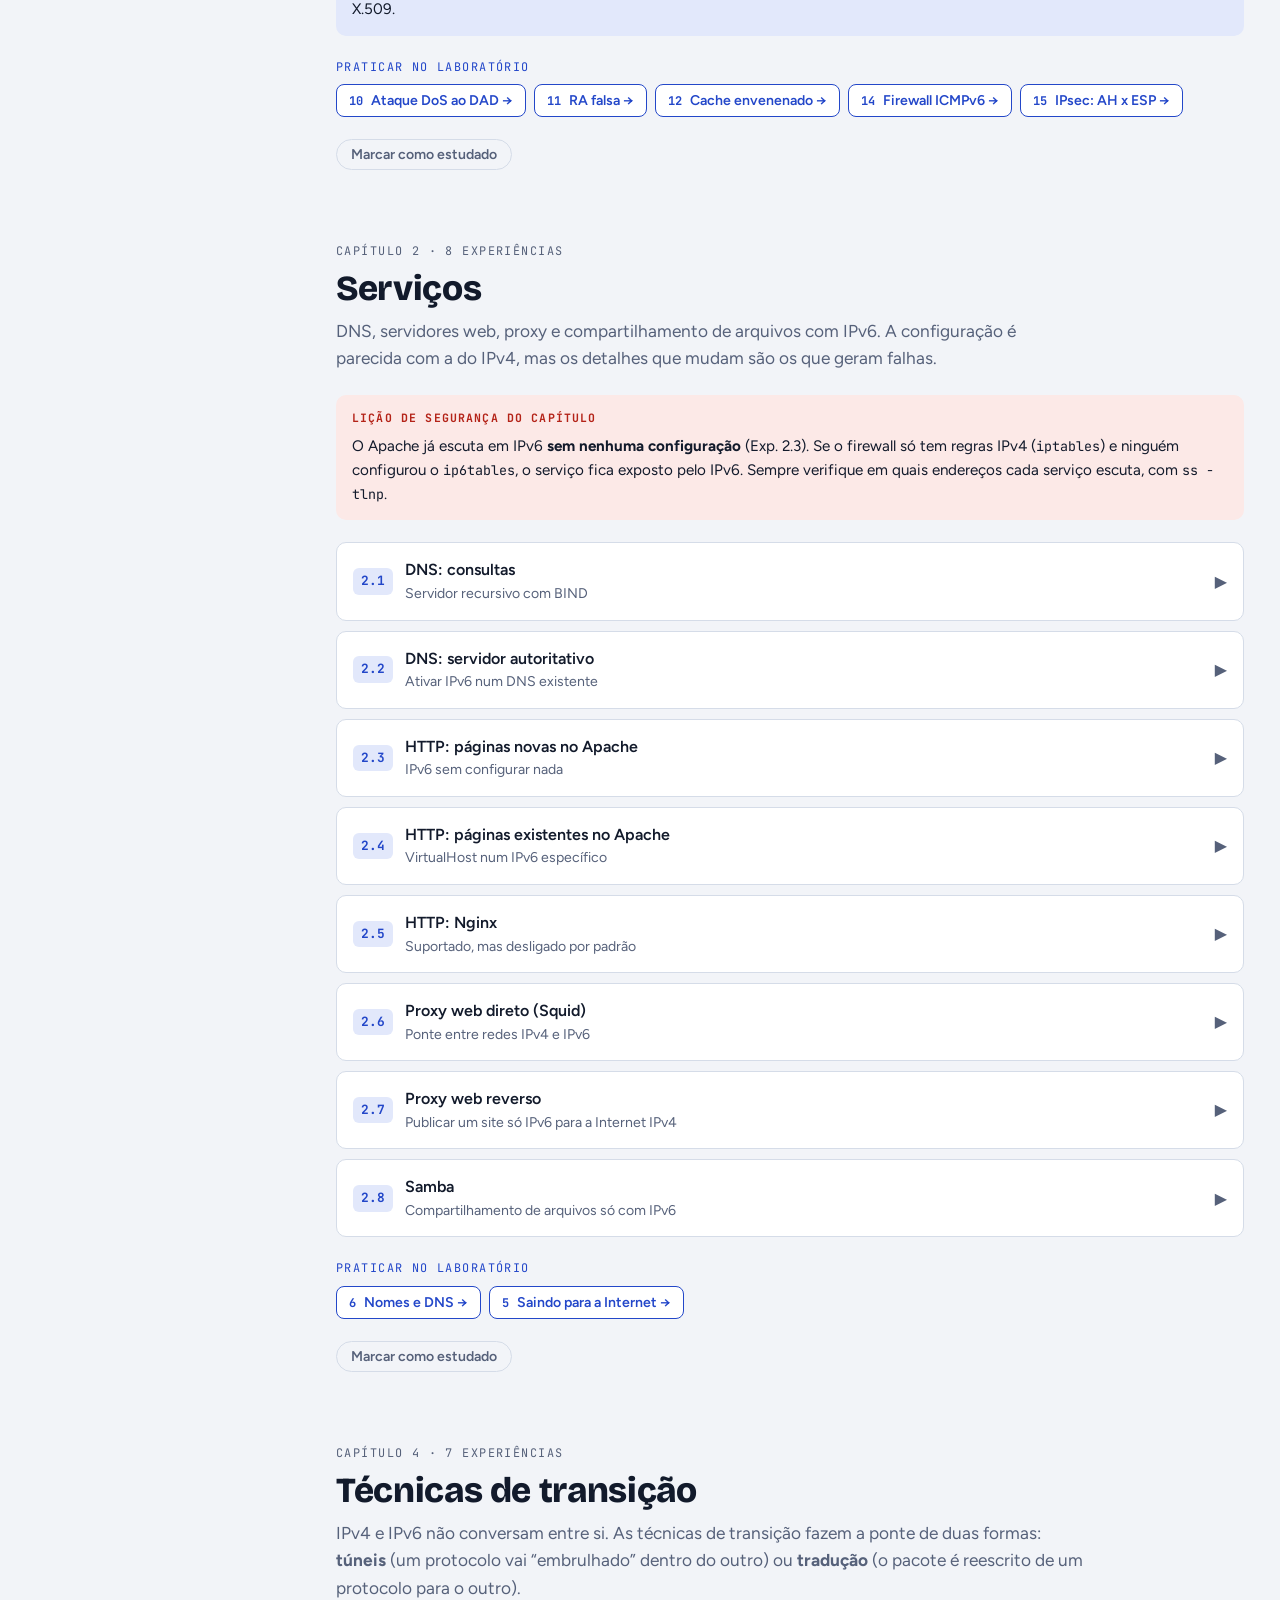
<file: guia.html>
<!doctype html>
<html lang="pt-BR">
<head>
<meta charset="utf-8">
<meta name="viewport" content="width=device-width, initial-scale=1, viewport-fit=cover">
<title>Guia de estudos · IPv6 na Prática</title>
<meta name="description" content="Guia de estudos de IPv6 para iniciantes em cibersegurança, baseado no livro Laboratório de IPv6 do NIC.br, com laboratório interativo.">
<meta property="og:title" content="Guia de estudos · IPv6 na Prática">
<meta property="og:description" content="Guia de estudos de IPv6 para iniciantes em cibersegurança, baseado no livro Laboratório de IPv6 do NIC.br, com laboratório interativo.">
<meta property="og:type" content="website">
<meta property="og:url" content="https://ipv6-na-pratica.vercel.app/guia.html">
<meta property="og:site_name" content="IPv6 na Prática">
<meta property="og:locale" content="pt_BR">
<meta property="og:image" content="https://ipv6-na-pratica.vercel.app/og.png">
<meta property="og:image:width" content="1280">
<meta property="og:image:height" content="640">
<meta property="og:image:alt" content="IPv6 na Prática: guia de estudos e laboratório interativo de IPv6 para iniciantes em cibersegurança">
<meta name="twitter:card" content="summary_large_image">
<meta name="twitter:image" content="https://ipv6-na-pratica.vercel.app/og.png">
<link rel="canonical" href="https://ipv6-na-pratica.vercel.app/guia.html">
<meta name="theme-color" content="#2347C9">
<link rel="icon" href="favicon.svg" type="image/svg+xml">
<script src="js/tema.js"></script>
<link rel="preconnect" href="https://fonts.googleapis.com">
<link rel="preconnect" href="https://fonts.gstatic.com" crossorigin>
<link rel="stylesheet" href="https://fonts.googleapis.com/css2?family=Bricolage+Grotesque:opsz,wght@12..96,500;12..96,700;12..96,800&family=Figtree:ital,wght@0,400;0,500;0,600;0,700;1,400&family=JetBrains+Mono:wght@400;500;700&display=swap">
<link rel="stylesheet" href="css/base.css">
<link rel="stylesheet" href="css/guia.css">
</head>
<body>
<div class="shell">
  <nav class="side" aria-label="Capítulos">
    <a class="home-link" href="index.html">← Início</a>
    <div class="brand">IPv6 na Prática <span>guia de estudos</span></div>
    <div class="theme" role="group" aria-label="Tema">
      <button data-t="system" aria-pressed="true" title="Sistema"><svg viewBox="0 0 16 16" fill="none" stroke="currentColor" stroke-width="1.6"><rect x="1.5" y="2.5" width="13" height="9" rx="1.5"/><path d="M5.5 14h5"/></svg><span>Sistema</span></button>
      <button data-t="light" aria-pressed="false" title="Claro"><svg viewBox="0 0 16 16" fill="none" stroke="currentColor" stroke-width="1.6"><circle cx="8" cy="8" r="3"/><path d="M8 1v2M8 13v2M1 8h2M13 8h2M3 3l1.4 1.4M11.6 11.6L13 13M3 13l1.4-1.4M11.6 4.4L13 3"/></svg><span>Claro</span></button>
      <button data-t="dark" aria-pressed="false" title="Escuro"><svg viewBox="0 0 16 16" fill="none" stroke="currentColor" stroke-width="1.6"><path d="M13.5 9.5A6 6 0 1 1 6.5 2.5a4.7 4.7 0 0 0 7 7z"/></svg><span>Escuro</span></button>
    </div>
    <div class="progress"><div class="bar"><i id="pbar"></i></div><small id="ptext">0 de 9 seções estudadas</small></div>
    <a class="nav-lab" href="laboratorio.html">Laboratório prático <span aria-hidden="true">→</span></a>
    <ul class="toc" id="toc">
      <li><a href="#inicio" data-s="inicio"><span class="dot"></span>Começo</a></li>
      <li><a href="#enderecos" data-s="enderecos"><span class="dot"></span>Endereços IPv6</a></li>
      <li><a href="#protocolos" data-s="protocolos"><span class="dot"></span>Protocolos e camadas</a></li>
      <li><a href="#basico" data-s="basico"><span class="dot"></span>Cap. 1 · Básico</a></li>
      <li><a href="#simulador" data-s="simulador"><span class="dot"></span>Simulador NDP</a></li>
      <li><a href="#seguranca" data-s="seguranca"><span class="dot"></span>Cap. 3 · Segurança</a></li>
      <li><a href="#servicos" data-s="servicos"><span class="dot"></span>Cap. 2 · Serviços</a></li>
      <li><a href="#transicao" data-s="transicao"><span class="dot"></span>Cap. 4 · Transição</a></li>
      <li><a href="#roteamento" data-s="roteamento"><span class="dot"></span>Cap. 5 · Roteamento</a></li>
      <li><a href="#quiz" data-s="quiz"><span class="dot"></span>Revisão e quiz</a></li>
    </ul>
  </nav>

  <main>
    <!-- INÍCIO -->
    <section id="inicio" class="hero">
      <p class="eyebrow">Resumo do livro “Laboratório de IPv6” · NIC.br / IPv6.br</p>
      <h1>IPv6 explicado para quem está começando em cibersegurança</h1>
      <p class="lead">O livro original tem 417 páginas de roteiros práticos no emulador CORE. Aqui está o essencial, em linguagem simples, com foco no que importa para quem quer proteger redes: como o IPv6 funciona, onde ele pode ser atacado e como configurá-lo com segurança.</p>

      <div class="hero-cta"><a class="big" href="laboratorio.html">Abrir o laboratório prático →</a><span>15 missões com terminal, topologia animada e captura de pacotes.</span></div>

      <div class="addr-hero" aria-label="Exemplo de endereço IPv6 dividido em partes">
        <p class="eyebrow">Anatomia de um endereço IPv6 · 128 bits · 8 grupos de 16 bits</p>
        <div class="hextets" id="heroHex"></div>
        <div class="legend">
          <span><i class="sw" style="background:var(--accent)"></i><b>Prefixo de rede (/64)</b> · diz em qual rede o aparelho está</span>
          <span><i class="sw" style="background:var(--iid)"></i><b>Identificador da interface</b> · diz qual aparelho dentro da rede</span>
        </div>
      </div>

      <div class="facts">
        <div class="fact"><strong>32 → 128 bits</strong><span>IPv4 tem ~4,3 bilhões de endereços. IPv6 tem 340 undecilhões.</span></div>
        <div class="fact"><strong>Esgotado</strong><span>No Brasil e na América Latina não há mais IPv4 livre para novos usuários.</span></div>
        <div class="fact"><strong>Já está ativo</strong><span>Windows, macOS e Linux usam IPv6 por padrão, mesmo que ninguém tenha configurado.</span></div>
      </div>

      <div class="prose">
        <h3>Por que o IPv6 existe (Introdução do livro)</h3>
        <p>A Internet funciona bem por dois princípios: <b>conectividade fim a fim</b> (qualquer aparelho pode falar diretamente com qualquer outro) e <b>núcleo simples</b> (os roteadores só encaminham pacotes, a inteligência fica nas pontas). Isso permite que qualquer pessoa crie um serviço novo sem pedir permissão.</p>
        <p>O problema: cada aparelho precisa de um endereço IP, e os endereços IPv4 acabaram. A solução paliativa dos provedores é o <b>CGNAT</b>, que coloca dezenas de clientes atrás de um único IPv4. Isso encarece a rede, atrapalha jogos, chamadas de vídeo e P2P, e dificulta investigações: um mesmo IP passa a representar centenas de pessoas.</p>
        <p>O IPv6 resolve com um espaço de endereços praticamente infinito. Mas ele <b>não é compatível</b> com o IPv4, então os dois vão conviver por anos (isso se chama <b>pilha dupla</b> ou <i>dual stack</i>).</p>
      </div>

      <div class="callout sec">
        <span class="tag">Por que isso importa em segurança</span>
        <p>“Não usamos IPv6” quase nunca é verdade. Como os sistemas operacionais ativam IPv6 sozinhos, uma rede pode estar trafegando IPv6 sem que o firewall ou o time de segurança saiba. O livro alerta que alguns computadores chegam a criar <b>túneis automáticos</b> para obter IPv6, passando por fora de filtros e proteções. Ignorar o IPv6 é deixar uma porta aberta.</p>
      </div>

      <div class="prose"><h3>Trilha sugerida para iniciantes em segurança</h3>
        <p>O livro segue a ordem dos cursos do NIC.br. Para quem vem de cibersegurança, esta ordem rende mais:</p></div>
      <ol class="path">
        <li><b>Endereços IPv6</b><span>Ler e reconhecer tipos de endereço. Use a ferramenta interativa.</span></li>
        <li><b>NDP (Cap. 1)</b><span>O “ARP do IPv6”. É a base de quase todo ataque em rede local.</span></li>
        <li><b>Simulador NDP</b><span>Veja as mensagens passando, incluindo um ataque.</span></li>
        <li><b>Segurança (Cap. 3)</b><span>Ataque DoS, firewall e IPsec.</span></li>
        <li><b>Serviços, transição, roteamento</b><span>Onde surgem brechas na prática.</span></li>
      </ol>

      <div class="callout note">
        <span class="tag">Sobre o livro</span>
        <p>Publicado em 2015 pela equipe IPv6.br do NIC.br. É um livro para <b>praticar</b>: cada “experiência” traz uma topologia pronta para o emulador CORE (máquina virtual disponível em <a href="http://lab.ipv6.br" target="_blank" rel="noopener">lab.ipv6.br</a>) e você captura os pacotes com o Wireshark. Algumas ferramentas mudaram desde então: <code>ping6</code> hoje é <code>ping -6</code>, e o Quagga foi sucedido pelo FRRouting.</p>
      </div>
      <button class="done-toggle" data-done="inicio" aria-pressed="false">Marcar como estudado</button>
    </section>

    <!-- ENDEREÇOS -->
    <section id="enderecos">
      <div class="sec-head">
        <p class="eyebrow">Ferramenta interativa</p>
        <h2>Lendo endereços IPv6</h2>
        <p class="lead">Antes de qualquer experimento, você precisa reconhecer um endereço só de olhar. Digite um endereço ou clique nos exemplos.</p>
      </div>

      <div class="prose">
        <p><b>Regras de escrita.</b> Um endereço tem 8 grupos de 4 dígitos hexadecimais separados por “:”. Para encurtar: (1) zeros à esquerda de cada grupo podem sumir (<code>0db8</code> vira <code>db8</code>); (2) uma única sequência de grupos zerados pode virar <code>::</code>. Só pode haver um <code>::</code> por endereço, senão não dá para saber quantos zeros cada um representa.</p>
      </div>

      <div class="tool">
        <div class="row">
          <label for="addrIn" class="eyebrow" style="flex-basis:100%">Endereço IPv6</label>
          <input type="text" id="addrIn" value="fe80::200:ff:feaa:0" spellcheck="false" autocomplete="off">
          <button class="btn primary" id="addrGo">Analisar</button>
        </div>
        <div class="chips" id="addrChips"></div>
        <div id="addrOut"></div>

        <div class="tool-sub">
          <h3>Do MAC ao endereço: EUI-64</h3>
          <p class="explain">No SLAAC (Cap. 1), o aparelho pode montar o identificador da interface a partir do seu endereço MAC: divide o MAC ao meio, insere <code>ff:fe</code> no meio e inverte o 7º bit. O exemplo padrão é o mesmo MAC usado nas capturas do livro.</p>
          <div class="row">
            <label for="macIn" class="eyebrow" style="flex-basis:100%">Endereço MAC</label>
            <input type="text" id="macIn" value="00:00:00:aa:00:00" spellcheck="false" autocomplete="off">
            <button class="btn" id="macGo">Gerar</button>
          </div>
          <div id="macOut"></div>
          <div class="callout sec"><span class="tag">Privacidade</span><p>O EUI-64 expõe o MAC da placa de rede, e o identificador é o mesmo em qualquer rede, o que permite rastrear o aparelho. Por isso sistemas modernos usam endereços temporários e aleatórios (extensões de privacidade, RFC 4941 / RFC 7217). Isso não está no livro, mas é bom saber.</p></div>
        </div>
      </div>

      <div class="tbl-wrap"><table>
        <thead><tr><th>Tipo</th><th>Prefixo</th><th>Para que serve</th><th>Equivalente no IPv4</th></tr></thead>
        <tbody>
          <tr><td>Global unicast</td><td><code>2000::/3</code></td><td>Endereço público, alcançável pela Internet</td><td>IP público</td></tr>
          <tr><td>Link-local</td><td><code>fe80::/10</code></td><td>Só vale no próprio enlace. Todo aparelho com IPv6 tem um. Usado pelo NDP e pelo roteamento</td><td>169.254.x.x (aproximado)</td></tr>
          <tr><td>Unique local (ULA)</td><td><code>fc00::/7</code></td><td>Rede interna, não roteado na Internet</td><td>10.x, 192.168.x</td></tr>
          <tr><td>Multicast</td><td><code>ff00::/8</code></td><td>Um para vários. <b>Não existe broadcast no IPv6</b></td><td>Broadcast / 224.x</td></tr>
          <tr><td>Loopback</td><td><code>::1</code></td><td>A própria máquina</td><td>127.0.0.1</td></tr>
          <tr><td>Não especificado</td><td><code>::</code></td><td>“Ainda não tenho endereço” (usado no DAD)</td><td>0.0.0.0</td></tr>
          <tr><td>Documentação</td><td><code>2001:db8::/32</code></td><td>Reservado para exemplos e livros. Usado em todo o laboratório</td><td>192.0.2.0/24</td></tr>
        </tbody>
      </table></div>
      <div class="lab-links"><span class="eyebrow">Praticar no laboratório</span><div><a class="lab-link" href="laboratorio.html#missao-1"><b>1</b>Endereços e prefixos →</a></div></div>
      <button class="done-toggle" data-done="enderecos" aria-pressed="false">Marcar como estudado</button>
    </section>

    <!-- PROTOCOLOS -->
    <section id="protocolos">
      <div class="sec-head">
        <p class="eyebrow">Base de redes · complemento ao livro</p>
        <h2>Protocolos e camadas</h2>
        <p class="lead">O IPv6 é uma peça de um sistema maior. Para entender um ataque ou um defeito de rede, a primeira pergunta é sempre: <b>em que camada isso acontece e qual protocolo está envolvido?</b></p>
      </div>
      <div class="prose">
        <p>Um <b>protocolo</b> é um conjunto de regras que permite que aparelhos de fabricantes e sistemas diferentes conversem. Ele define três coisas: a <b>sintaxe</b> (o formato e a ordem dos dados), a <b>semântica</b> (o que cada parte significa) e o <b>timing</b> (em que ritmo a conversa acontece).</p>
        <p>Duas pegadinhas comuns: “WWW” não é protocolo (a web usa HTTP), e “ping” também não. O ping é um programa que envia mensagens <b>ICMP</b>, da camada 3, e por isso não usa porta.</p>
      </div>

      <div class="tool">
        <div class="sec-head">
          <p class="eyebrow">Interativo · modelo OSI</p>
          <h3>As 7 camadas, de baixo para cima</h3>
          <p class="explain">Clique numa camada. O modelo OSI é a referência para falar de redes (“é problema de camada 3”). Na prática, a Internet usa a pilha TCP/IP, que junta as mesmas funções em 4 camadas.</p>
        </div>
        <div class="osi">
          <div><div class="osi-stack" id="osiStack"></div>
            <div class="osi-map"><span>TCP/IP: Aplicação = OSI 5, 6 e 7</span><span>Transporte = OSI 4 · Internet = OSI 3</span><span>Acesso à rede = OSI 1 e 2</span></div></div>
          <div class="osi-detail" id="osiDetail" aria-live="polite"></div>
        </div>
      </div>

      <div class="prose"><h3>O que muda do IPv4 para o IPv6</h3><p>Muitos protocolos do IPv4 têm um equivalente no IPv6. Esta tabela liga o que você já conhece ao que o livro ensina.</p></div>
      <div class="tbl-wrap"><table>
        <thead><tr><th>Função</th><th>IPv4</th><th>IPv6</th></tr></thead>
        <tbody>
          <tr><td>Endereço</td><td>32 bits, decimal: <code>192.168.56.101/24</code></td><td>128 bits, hexadecimal: <code>2001:db8::a/64</code></td></tr>
          <tr><td>Descobrir o MAC do vizinho</td><td>ARP, por broadcast</td><td>NDP: NS e NA, por multicast, dentro do ICMPv6</td></tr>
          <tr><td>Configuração automática</td><td>DHCP: Discover, Offer, Request, Ack (UDP 67/68)</td><td>SLAAC pela RA e/ou DHCPv6: Solicit, Advertise, Request, Reply (UDP 546/547)</td></tr>
          <tr><td>Gateway padrão</td><td>Entregue pelo DHCP</td><td>Anunciado pela RA (o DHCPv6 não entrega gateway)</td></tr>
          <tr><td>Mensagens de erro e teste</td><td>ICMP</td><td>ICMPv6: essencial, não pode ser todo bloqueado</td></tr>
          <tr><td>Grupos multicast</td><td>IGMP</td><td>MLD, dentro do ICMPv6</td></tr>
          <tr><td>Falar com todos da rede</td><td>Broadcast</td><td>Não existe broadcast: multicast <code>ff02::1</code></td></tr>
          <tr><td>Nome → endereço (DNS)</td><td>Registro A</td><td>Registro AAAA</td></tr>
          <tr><td>Pacote grande demais</td><td>Roteador pode fragmentar</td><td>Só a origem fragmenta, após ICMPv6 Packet Too Big</td></tr>
          <tr><td>Falta de endereços</td><td>NAT e CGNAT</td><td>Sobra endereço: o firewall stateful faz o papel de proteção</td></tr>
        </tbody>
      </table></div>

      <div class="prose"><h3>TCP x UDP: dois jeitos de entregar</h3></div>
      <div class="vs">
        <div class="card"><p class="eyebrow">TCP · como uma ligação telefônica</p><ul>
          <li>Combina antes de falar: aperto de mão <b>SYN → SYN-ACK → ACK</b>.</li>
          <li>Confirma o que recebeu, reenvia o que se perdeu e entrega em ordem.</li>
          <li>Mais confiável, mais pacotes. Usado em sites (HTTP/HTTPS), e-mail, SSH, transferência de arquivos.</li></ul></div>
        <div class="card"><p class="eyebrow">UDP · como mandar uma mensagem</p><ul>
          <li>Envia e pronto: sem conexão, sem confirmação, sem reordenar.</li>
          <li>Menos atraso e menos sobrecarga. Se algo se perde, a aplicação que resolva.</li>
          <li>Usado em DNS, voz sobre IP, vídeo ao vivo, jogos, SNMP. Uma mesma consulta DNS custou 2 pacotes em UDP e 10 em TCP.</li></ul></div>
      </div>
      <div class="callout analog"><span class="tag">Protocolo x porta</span><p>O <b>protocolo</b> é a regra da conversa. A <b>porta</b> é o número que diz qual programa, dentro do aparelho, deve receber o pacote. Pense no IP como o endereço do prédio e na porta como o número do apartamento: no mesmo servidor, o site atende na 443, o SSH na 22 e o DNS na 53.</p></div>

      <div class="tool">
        <div class="sec-head">
          <p class="eyebrow">Consulta rápida</p>
          <h3>Protocolos e portas</h3>
          <p class="explain">Busque por nome, porta ou finalidade. A coluna Segurança mostra o que trafega em texto claro: quem estiver no caminho consegue ler.</p>
        </div>
        <div class="row">
          <input type="text" id="portQ" placeholder="Buscar (ex.: 22, e-mail, DNS)" aria-label="Buscar protocolo ou porta" style="font-family:var(--f-body)">
        </div>
        <div class="chips" id="portF"></div>
        <div class="tbl-wrap"><table>
          <thead><tr><th>Protocolo</th><th>Camada</th><th>Porta padrão</th><th>Para que serve</th><th>Segurança</th></tr></thead>
          <tbody id="portT"></tbody>
        </table></div>
        <p class="explain">As portas seguem o registro oficial da IANA e podem ser alteradas na configuração. Mudar a porta não protege nada: um scanner a encontra em segundos.</p>
      </div>

      <div class="grid2">
        <div class="callout sec"><span class="tag">SSL é obsoleto</span><p>Todas as versões do SSL estão obsoletas. O que protege as conexões hoje é o <b>TLS 1.2 ou 1.3</b>, mesmo quando alguém fala “certificado SSL”. O TLS garante confidencialidade, integridade e autenticidade.</p></div>
        <div class="callout sec"><span class="tag">SNMP com “public”</span><p>SNMP v1 e v2c enviam a senha (community) em texto claro, e ainda é comum encontrar a community padrão <code>public</code>. Use SNMPv3, que tem autenticação e criptografia.</p></div>
        <div class="callout tip"><span class="tag">NTP e investigação</span><p>Relógios fora de sincronia quebram certificados TLS e autenticação, e tornam impossível montar a linha do tempo de um incidente a partir dos logs. NTP (UDP 123) é infraestrutura de segurança.</p></div>
        <div class="callout tip"><span class="tag">Diagnóstico por camada</span><p>Camada 2: <code>ip neigh</code> mostra FAILED. Camada 3: “Network is unreachable” na hora. Camada 4: RST imediato = serviço parado; silêncio = firewall. Camada 7: a rede entrega, mas a aplicação erra (HTTP 500). Falha de DNS parece queda de internet: ping no IP separa os casos.</p></div>
      </div>
      <p class="explain">Seção baseada no artigo <a href="https://www.opservices.com.br/protocolos-de-rede/" target="_blank" rel="noopener">“Protocolos de rede”, da OpServices</a>, adaptada para o contexto de IPv6 e segurança. Pratique no Laboratório IPv6 (missões <a href="laboratorio.html#missao-7">7</a>, <a href="laboratorio.html#missao-9">9</a> e <a href="laboratorio.html#missao-13">13</a>).</p>
      <div class="lab-links"><span class="eyebrow">Praticar no laboratório</span><div><a class="lab-link" href="laboratorio.html#missao-7"><b>7</b>Portas, TCP e UDP →</a><a class="lab-link" href="laboratorio.html#missao-9"><b>9</b>A internet caiu? →</a><a class="lab-link" href="laboratorio.html#missao-13"><b>13</b>Texto claro x cifrado →</a></div></div>
      <button class="done-toggle" data-done="protocolos" aria-pressed="false">Marcar como estudado</button>
    </section>

    <!-- CAP 1 -->
    <section id="basico">
      <div class="sec-head">
        <p class="eyebrow">Capítulo 1 · 10 experiências</p>
        <h2>Funcionalidades básicas</h2>
        <p class="lead">Como um aparelho descobre vizinhos, encontra o roteador, ganha um endereço e envia pacotes grandes. Tudo isso funciona diferente do IPv4, e é exatamente aí que ficam as superfícies de ataque.</p>
      </div>
      <div class="callout analog"><span class="tag">Analogia</span><p>O <b>NDP (Neighbor Discovery Protocol)</b> é o “porteiro do prédio”. Ele responde perguntas como “quem mora no apartamento X?”, “onde fica a saída?” e “esse número de apartamento já está ocupado?”. Ele substitui o ARP, o ICMP Router Discovery e o Redirect do IPv4, e usa mensagens <b>ICMPv6</b>. O detalhe crítico: <b>por padrão, o porteiro acredita em qualquer um</b>.</p></div>
      <div class="exps" id="exps-1"></div>
      <div class="lab-links"><span class="eyebrow">Praticar no laboratório</span><div><a class="lab-link" href="laboratorio.html#missao-2"><b>2</b>Descobrir um vizinho →</a><a class="lab-link" href="laboratorio.html#missao-3"><b>3</b>Entrar na rede →</a><a class="lab-link" href="laboratorio.html#missao-4"><b>4</b>Endereço duplicado →</a><a class="lab-link" href="laboratorio.html#missao-8"><b>8</b>Pacotes grandes →</a></div></div>
      <button class="done-toggle" data-done="basico" aria-pressed="false">Marcar como estudado</button>
    </section>

    <!-- SIMULADOR -->
    <section id="simulador">
      <div class="sec-head">
        <p class="eyebrow">Simulador interativo · Experiências 1.1 a 1.4 e 3.1</p>
        <h2>Veja o NDP acontecendo</h2>
        <p class="lead">Escolha um cenário e avance passo a passo. Pacotes multicast vão para todos no enlace. Pacotes unicast vão para um só destino.</p>
      </div>
      <div class="tool">
        <div class="row" id="simScen" role="group" aria-label="Cenários"></div>
        <div class="sim-wrap"><svg class="sim" id="sim" viewBox="0 0 720 230" role="img" aria-label="Diagrama de rede local com quatro nós"></svg></div>
        <div class="sim-log" id="simLog" aria-live="polite"></div>
        <div class="sim-controls">
          <span class="eyebrow" id="simCount"></span>
          <div class="row"><button class="btn" id="simReset">Recomeçar</button><button class="btn primary" id="simNext">Próximo passo</button></div>
        </div>
      </div>
      <div class="lab-links"><span class="eyebrow">Praticar no laboratório</span><div><a class="lab-link" href="laboratorio.html#missao-2"><b>2</b>Descobrir um vizinho →</a><a class="lab-link" href="laboratorio.html#missao-10"><b>10</b>Ataque DoS ao DAD →</a></div></div>
      <button class="done-toggle" data-done="simulador" aria-pressed="false">Marcar como estudado</button>
    </section>

    <!-- CAP 3 SEGURANÇA -->
    <section id="seguranca">
      <div class="sec-head">
        <p class="eyebrow">Capítulo 3 · 4 experiências · o mais importante para você</p>
        <h2>Segurança</h2>
        <p class="lead">O IPv6 tem as mesmas fraquezas conceituais do IPv4, só que em lugares novos. O capítulo mostra um ataque real, como montar um firewall que não quebra a rede e como criptografar o tráfego com IPsec.</p>
      </div>

      <div class="exps" id="exps-3"></div>

      <div class="tool">
        <div class="sec-head">
          <p class="eyebrow">Interativo · Experiência 3.2</p>
          <h3>Monte um firewall ICMPv6 sem quebrar a rede</h3>
          <p class="explain">No IPv4 era comum bloquear todo o ICMP. No IPv6 isso derruba a rede, porque o ICMPv6 faz o papel do ARP, do IGMP e mais. Teste: bloqueie mensagens e veja o que para de funcionar. A recomendação segue a RFC 4890, usada no livro.</p>
        </div>
        <div class="row"><button class="btn" id="fwAll">Bloquear tudo (estilo IPv4)</button><button class="btn" id="fwRec">Aplicar recomendação RFC 4890</button></div>
        <div class="fw" id="fw"></div>
        <div id="fwStatus" aria-live="polite"></div>
      </div>

      <div class="tool">
        <div class="sec-head">
          <p class="eyebrow">Experiências 3.3 e 3.4</p>
          <h3>IPsec: o que cada cabeçalho protege</h3>
          <p class="explain">No laboratório, o mesmo ping é capturado três vezes: sem IPsec, só com AH e com ESP. Compare o que um atacante veria no Wireshark.</p>
        </div>
        <div class="row" role="group" aria-label="Modo IPsec" id="ipsecBtns">
          <button class="btn" data-m="none" aria-pressed="true">Sem IPsec</button>
          <button class="btn" data-m="ah" aria-pressed="false">AH</button>
          <button class="btn" data-m="esp" aria-pressed="false">ESP (transporte)</button>
          <button class="btn" data-m="tun" aria-pressed="false">ESP (túnel)</button>
        </div>
        <div class="pkt-diagram" id="ipsecPkt"></div>
        <div class="grid2" id="ipsecInfo"></div>
      </div>

      <div class="grid2">
        <div class="card"><p class="eyebrow">AH · Authentication Header</p><p>Garante <b>autenticidade</b> (veio de quem diz que veio) e <b>integridade</b> (ninguém alterou). <b>Não esconde</b> o conteúdo.</p></div>
        <div class="card"><p class="eyebrow">ESP · Encapsulating Security Payload</p><p>Adiciona <b>confidencialidade</b>: criptografa os dados. Também pode autenticar. É o mais usado na prática.</p></div>
        <div class="card"><p class="eyebrow">Modo transporte</p><p>Protege a conversa <b>entre duas máquinas</b> (Exp. 3.3). O cabeçalho IP original continua visível.</p></div>
        <div class="card"><p class="eyebrow">Modo túnel</p><p>Configurado <b>entre roteadores de borda</b>, protege todo o tráfego entre duas redes (Exp. 3.4). É uma VPN site a site.</p></div>
      </div>
      <div class="callout note"><span class="tag">Chaves e bancos de dados</span><p>O IPsec guarda duas tabelas: a <b>SPD</b> (Security Policy Database, “quais pacotes devem ser protegidos e como”) e a <b>SAD</b> (Security Association Database, “quais chaves e algoritmos usar”). No livro as chaves são criadas à mão com <code>setkey</code> para fins didáticos. Em produção usa-se o <b>IKE</b>, que troca chaves com segurança em duas fases, usando chave pré-compartilhada ou certificados X.509.</p></div>
      <div class="lab-links"><span class="eyebrow">Praticar no laboratório</span><div><a class="lab-link" href="laboratorio.html#missao-10"><b>10</b>Ataque DoS ao DAD →</a><a class="lab-link" href="laboratorio.html#missao-11"><b>11</b>RA falsa →</a><a class="lab-link" href="laboratorio.html#missao-12"><b>12</b>Cache envenenado →</a><a class="lab-link" href="laboratorio.html#missao-14"><b>14</b>Firewall ICMPv6 →</a><a class="lab-link" href="laboratorio.html#missao-15"><b>15</b>IPsec: AH x ESP →</a></div></div>
      <button class="done-toggle" data-done="seguranca" aria-pressed="false">Marcar como estudado</button>
    </section>

    <!-- CAP 2 -->
    <section id="servicos">
      <div class="sec-head">
        <p class="eyebrow">Capítulo 2 · 8 experiências</p>
        <h2>Serviços</h2>
        <p class="lead">DNS, servidores web, proxy e compartilhamento de arquivos com IPv6. A configuração é parecida com a do IPv4, mas os detalhes que mudam são os que geram falhas.</p>
      </div>
      <div class="callout sec"><span class="tag">Lição de segurança do capítulo</span><p>O Apache já escuta em IPv6 <b>sem nenhuma configuração</b> (Exp. 2.3). Se o firewall só tem regras IPv4 (<code>iptables</code>) e ninguém configurou o <code>ip6tables</code>, o serviço fica exposto pelo IPv6. Sempre verifique em quais endereços cada serviço escuta, com <code>ss -tlnp</code>.</p></div>
      <div class="exps" id="exps-2"></div>
      <div class="lab-links"><span class="eyebrow">Praticar no laboratório</span><div><a class="lab-link" href="laboratorio.html#missao-6"><b>6</b>Nomes e DNS →</a><a class="lab-link" href="laboratorio.html#missao-5"><b>5</b>Saindo para a Internet →</a></div></div>
      <button class="done-toggle" data-done="servicos" aria-pressed="false">Marcar como estudado</button>
    </section>

    <!-- CAP 4 -->
    <section id="transicao">
      <div class="sec-head">
        <p class="eyebrow">Capítulo 4 · 7 experiências</p>
        <h2>Técnicas de transição</h2>
        <p class="lead">IPv4 e IPv6 não conversam entre si. As técnicas de transição fazem a ponte de duas formas: <b>túneis</b> (um protocolo vai “embrulhado” dentro do outro) ou <b>tradução</b> (o pacote é reescrito de um protocolo para o outro).</p>
      </div>
      <div class="callout analog"><span class="tag">Analogia</span><p>Túnel é colocar uma carta dentro de outro envelope para passar por um correio que só aceita aquele formato. Tradução é reescrever a carta em outro idioma no meio do caminho.</p></div>
      <div class="tbl-wrap"><table>
        <thead><tr><th>Técnica</th><th>Tipo</th><th>Problema que resolve</th><th>Quem usa</th></tr></thead>
        <tbody>
          <tr><td>6in4</td><td>Túnel manual</td><td>Levar IPv6 através de uma rede só IPv4</td><td>Ligações ponto a ponto</td></tr>
          <tr><td>GRE</td><td>Túnel manual</td><td>Mesmo objetivo, com encapsulamento genérico</td><td>Ligações ponto a ponto</td></tr>
          <tr><td>DS-Lite</td><td>Túnel (IPv4 em IPv6)</td><td>Provedor com rede só IPv6 entrega IPv4 compartilhado ao cliente</td><td>Provedores</td></tr>
          <tr><td>6rd</td><td>Túnel (IPv6 em IPv4)</td><td>Provedor com rede IPv4 entrega IPv6 rapidamente</td><td>Provedores</td></tr>
          <tr><td>NAT64 + DNS64</td><td>Tradução</td><td>Cliente só IPv6 acessa site só IPv4</td><td>Provedores, redes móveis</td></tr>
          <tr><td>464XLAT</td><td>Dupla tradução</td><td>Apps que só sabem IPv4 rodando numa rede só IPv6</td><td>Operadoras de celular</td></tr>
        </tbody>
      </table></div>
      <div class="callout sec"><span class="tag">Olhar de segurança</span><p>Túneis escondem o tráfego real dentro de outro protocolo. Um firewall que só inspeciona IPv4 vê “protocolo 41” (6in4) ou GRE e deixa passar um tráfego IPv6 que ele não analisa. Boas práticas: bloquear túneis que a organização não usa (protocolo 41, GRE, Teredo na porta UDP 3544) e aplicar as mesmas políticas ao tráfego desencapsulado.</p></div>
      <div class="exps" id="exps-4"></div>
      <button class="done-toggle" data-done="transicao" aria-pressed="false">Marcar como estudado</button>
    </section>

    <!-- CAP 5 -->
    <section id="roteamento">
      <div class="sec-head">
        <p class="eyebrow">Capítulo 5 · 2 experiências</p>
        <h2>Roteamento</h2>
        <p class="lead">Como os roteadores aprendem os caminhos sozinhos. O <b>OSPFv3</b> funciona dentro de uma organização. O <b>BGP</b> conecta as organizações que formam a Internet.</p>
      </div>
      <div class="callout analog"><span class="tag">Analogia</span><p>OSPF é o GPS dentro de um condomínio: todos os roteadores conhecem o mapa inteiro e calculam o caminho mais curto. BGP é a diplomacia entre países (chamados <b>Sistemas Autônomos</b>, ou AS): cada um anuncia quais redes alcança e decide, por política, por onde prefere mandar e receber tráfego.</p></div>
      <div class="exps" id="exps-5"></div>
      <div class="callout sec"><span class="tag">Olhar de segurança (extra)</span><p>O BGP confia nos anúncios dos vizinhos. Se um AS anuncia por engano ou de propósito redes que não são dele, o tráfego da Internet pode ser desviado (<i>sequestro de rotas</i>). Defesas: filtros de prefixo nas sessões eBGP e validação de origem com RPKI. O OSPF deve usar autenticação entre vizinhos (no OSPFv3, via IPsec ou trailer de autenticação) para evitar roteadores falsos.</p></div>
      <button class="done-toggle" data-done="roteamento" aria-pressed="false">Marcar como estudado</button>
    </section>

    <!-- QUIZ + REFERÊNCIAS -->
    <section id="quiz">
      <div class="sec-head">
        <p class="eyebrow">Revisão</p>
        <h2>Teste o que você aprendeu</h2>
        <p class="lead">Catorze perguntas sobre o livro e sobre protocolos, com foco em segurança. Cada resposta mostra a explicação.</p>
      </div>
      <div class="score" id="score">0 de 10 respondidas</div>
      <div class="quiz" id="quizBox"></div>
      <div class="row"><button class="btn" id="quizReset">Refazer quiz</button></div>

      <div class="sec-head" style="margin-top:24px">
        <p class="eyebrow">Apêndice C · cola de comandos</p>
        <h3>Comandos que você vai usar em todo laboratório</h3>
      </div>
      <div class="cmds" id="cmds"></div>

      <div class="sec-head" style="margin-top:24px">
        <p class="eyebrow">Lista de abreviaturas do livro</p>
        <h3>Glossário</h3>
      </div>
      <input type="text" id="glossQ" placeholder="Buscar sigla ou termo (ex.: DAD, túnel, DNS)" aria-label="Buscar no glossário" style="font-family:var(--f-body)">
      <div class="gloss" id="gloss"></div>
      <button class="done-toggle" data-done="quiz" aria-pressed="false">Marcar como estudado</button>
    </section>

    <footer>Resumo didático de “Laboratório de IPv6: aprenda na prática usando um emulador de redes”, equipe IPv6.br / NIC.br (2015). Notas marcadas como “extra” complementam o livro. A seção Protocolos e camadas usa como base o artigo <a href="https://www.opservices.com.br/protocolos-de-rede/" target="_blank" rel="noopener">“Protocolos de rede”</a> da OpServices. Para praticar, baixe a máquina virtual em <a href="http://lab.ipv6.br" target="_blank" rel="noopener">lab.ipv6.br</a> e veja o curso gratuito em <a href="http://ipv6.br" target="_blank" rel="noopener">ipv6.br</a>.</footer>
  </main>
</div>
<script src="js/guia.js" defer></script>
</body>
</html>
</file>
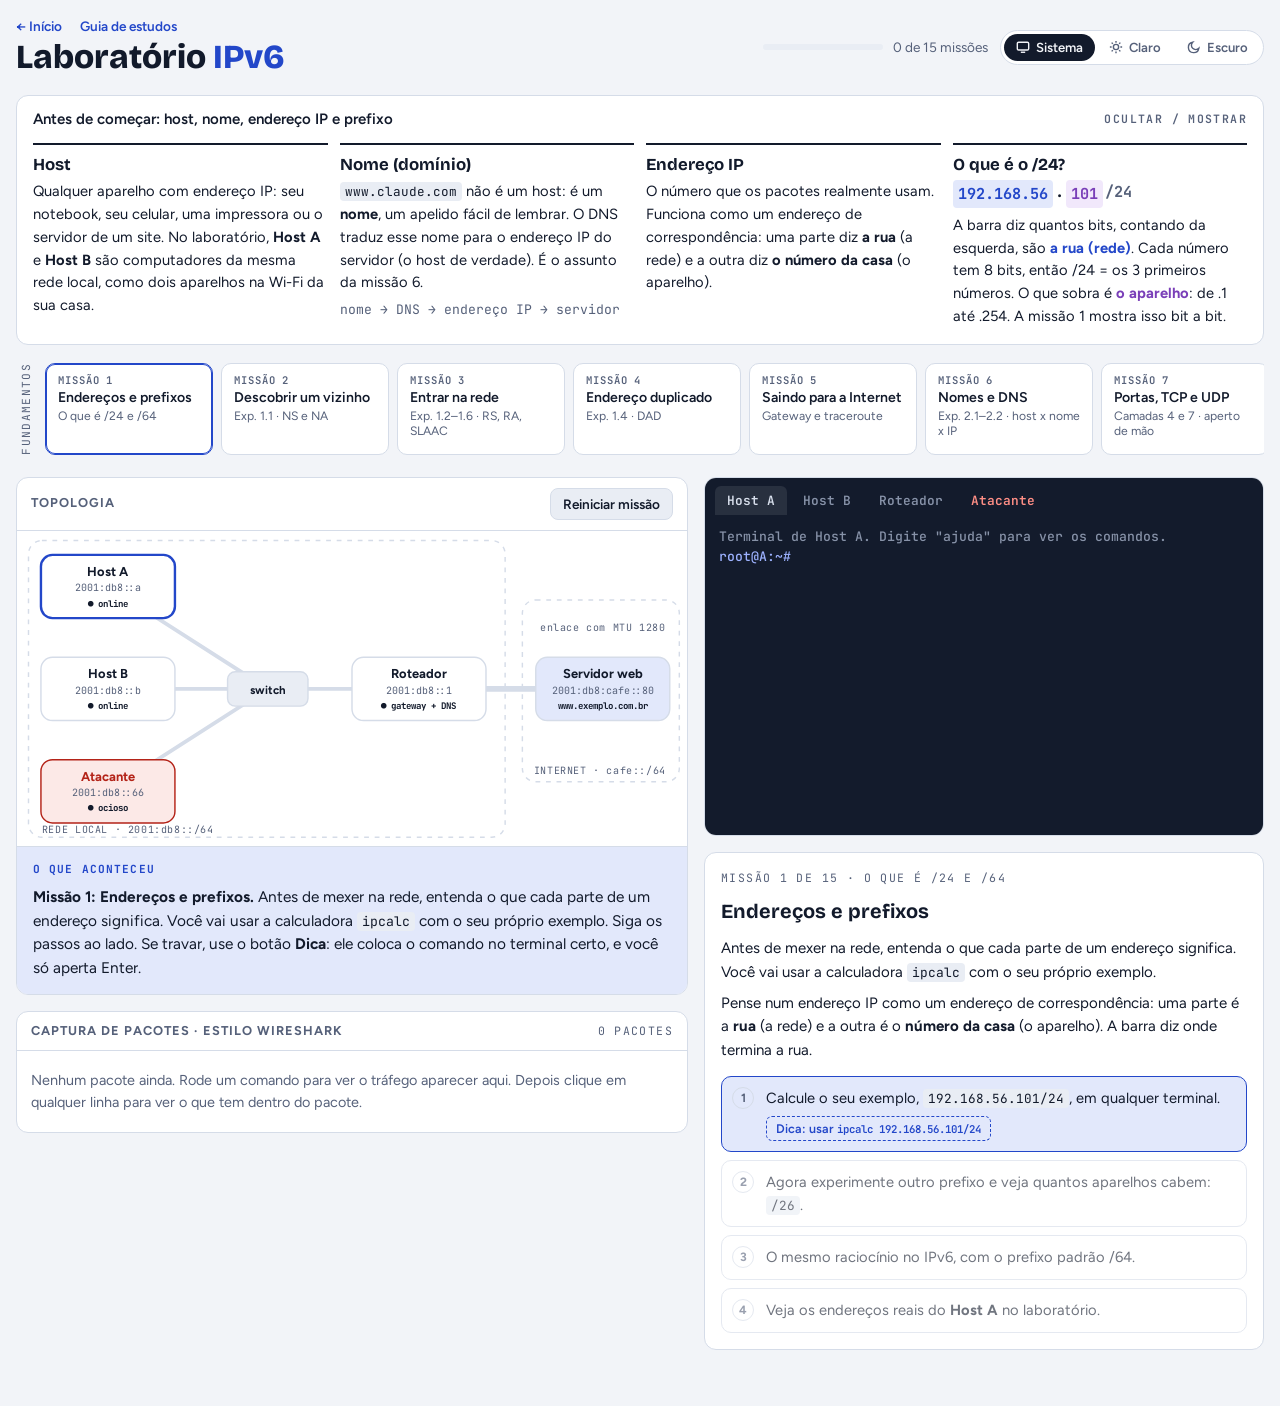
<file: laboratorio.html>
<!doctype html>
<html lang="pt-BR">
<head>
<meta charset="utf-8">
<meta name="viewport" content="width=device-width, initial-scale=1, viewport-fit=cover">
<title>Laboratório IPv6 · IPv6 na Prática</title>
<meta name="description" content="Laboratório interativo de IPv6: 15 missões com terminal simulado, topologia animada e captura de pacotes, incluindo ataques e defesas.">
<meta property="og:title" content="Laboratório IPv6 · IPv6 na Prática">
<meta property="og:description" content="Laboratório interativo de IPv6: 15 missões com terminal simulado, topologia animada e captura de pacotes, incluindo ataques e defesas.">
<meta property="og:type" content="website">
<meta property="og:url" content="https://ipv6-na-pratica.vercel.app/laboratorio.html">
<meta property="og:site_name" content="IPv6 na Prática">
<meta property="og:locale" content="pt_BR">
<meta property="og:image" content="https://ipv6-na-pratica.vercel.app/og.png">
<meta property="og:image:width" content="1280">
<meta property="og:image:height" content="640">
<meta property="og:image:alt" content="IPv6 na Prática: guia de estudos e laboratório interativo de IPv6 para iniciantes em cibersegurança">
<meta name="twitter:card" content="summary_large_image">
<meta name="twitter:image" content="https://ipv6-na-pratica.vercel.app/og.png">
<link rel="canonical" href="https://ipv6-na-pratica.vercel.app/laboratorio.html">
<meta name="theme-color" content="#2347C9">
<link rel="icon" href="favicon.svg" type="image/svg+xml">
<script src="js/tema.js"></script>
<link rel="preconnect" href="https://fonts.googleapis.com">
<link rel="preconnect" href="https://fonts.gstatic.com" crossorigin>
<link rel="stylesheet" href="https://fonts.googleapis.com/css2?family=Bricolage+Grotesque:opsz,wght@12..96,700;12..96,800&family=Figtree:wght@400;500;600;700&family=JetBrains+Mono:wght@400;500;700&display=swap">
<link rel="stylesheet" href="css/base.css">
<link rel="stylesheet" href="css/laboratorio.css">
</head>
<body>
<div class="wrap">
  <header class="top">
    <div>
      <nav class="crumbs" aria-label="Navegação"><a class="back" href="index.html">← Início</a><a class="back" href="guia.html">Guia de estudos</a></nav>
      <h1>Laboratório <span>IPv6</span></h1>
    </div>
    <div class="hdr-right">
      <div class="prog"><div class="bar"><i id="pbar"></i></div><span id="ptext">0 de 12 missões</span></div>
      <div class="theme" role="group" aria-label="Tema">
        <button data-t="system" aria-pressed="true"><svg viewBox="0 0 16 16" fill="none" stroke="currentColor" stroke-width="1.6"><rect x="1.5" y="2.5" width="13" height="9" rx="1.5"/><path d="M5.5 14h5"/></svg>Sistema</button>
        <button data-t="light" aria-pressed="false"><svg viewBox="0 0 16 16" fill="none" stroke="currentColor" stroke-width="1.6"><circle cx="8" cy="8" r="3"/><path d="M8 1v2M8 13v2M1 8h2M13 8h2M3 3l1.4 1.4M11.6 11.6L13 13M3 13l1.4-1.4M11.6 4.4L13 3"/></svg>Claro</button>
        <button data-t="dark" aria-pressed="false"><svg viewBox="0 0 16 16" fill="none" stroke="currentColor" stroke-width="1.6"><path d="M13.5 9.5A6 6 0 1 1 6.5 2.5a4.7 4.7 0 0 0 7 7z"/></svg>Escuro</button>
      </div>
    </div>
  </header>

  <details class="basics" id="basics" open>
    <summary>Antes de começar: host, nome, endereço IP e prefixo <span class="eyebrow">ocultar / mostrar</span></summary>
    <div class="bgrid">
      <div class="bc"><h4>Host</h4><p>Qualquer aparelho com endereço IP: seu notebook, seu celular, uma impressora ou o servidor de um site. No laboratório, <b>Host A</b> e <b>Host B</b> são computadores da mesma rede local, como dois aparelhos na Wi-Fi da sua casa.</p></div>
      <div class="bc"><h4>Nome (domínio)</h4><p><code>www.claude.com</code> não é um host: é um <b>nome</b>, um apelido fácil de lembrar. O DNS traduz esse nome para o endereço IP do servidor (o host de verdade). É o assunto da missão 6.</p><p class="ex">nome → DNS → endereço IP → servidor</p></div>
      <div class="bc"><h4>Endereço IP</h4><p>O número que os pacotes realmente usam. Funciona como um endereço de correspondência: uma parte diz <b>a rua</b> (a rede) e a outra diz <b>o número da casa</b> (o aparelho).</p></div>
      <div class="bc"><h4>O que é o /24?</h4>
        <div class="addrbits"><span class="n">192.168.56</span><span>.</span><span class="h">101</span><span style="color:var(--muted)">/24</span></div>
        <p>A barra diz quantos bits, contando da esquerda, são <span style="color:var(--accent);font-weight:700">a rua (rede)</span>. Cada número tem 8 bits, então /24 = os 3 primeiros números. O que sobra é <span style="color:var(--iid);font-weight:700">o aparelho</span>: de .1 até .254. A missão 1 mostra isso bit a bit.</p></div>
    </div>
  </details>

  <div class="mbar" id="mbar" role="group" aria-label="Missões"></div>

  <div class="bench">
    <div class="col">
      <div class="panel">
        <div class="ph"><h2>Topologia</h2><button class="btn" id="resetLab">Reiniciar missão</button></div>
        <div class="topo-wrap"><svg class="topo" id="topo" viewBox="0 0 700 330" role="img" aria-label="Rede local com Host A, Host B e Atacante ligados a um switch e a um roteador, que leva a um servidor web na Internet"></svg></div>
        <div class="narr" aria-live="polite"><span class="tag">O QUE ACONTECEU</span><div id="narr"></div></div>
      </div>
      <div class="panel">
        <div class="ph"><h2>Captura de pacotes · estilo Wireshark</h2><span class="eyebrow" id="capCount">0 pacotes</span></div>
        <div class="cap-wrap" id="capWrap"></div>
        <div class="detail" id="detail" hidden></div>
      </div>
    </div>
    <div class="col">
      <div class="panel">
        <div class="tabs" role="tablist" id="tabs"></div>
        <div class="term" id="term">
          <div id="tout"></div>
          <div class="inrow"><label for="tin" id="prompt">root@A:~#</label><input id="tin" autocomplete="off" spellcheck="false" autocapitalize="off" aria-label="Comando"></div>
        </div>
      </div>
      <div class="panel"><div class="mission" id="mission"></div></div>
    </div>
  </div>
</div>
<script src="js/laboratorio.js" defer></script>
</body>
</html>
</file>
<file: css/base.css>
/* Base comum às páginas: respeita as áreas seguras do celular e normaliza o básico. */
:root {
  color-scheme: light;
  padding-top: env(safe-area-inset-top, 0px);
  padding-bottom: env(safe-area-inset-bottom, 0px);
}
body { margin: 0; -webkit-text-size-adjust: 100%; }
img { max-width: 100%; }
[hidden] { display: none !important; }
</file>
<file: css/inicio.css>
/* Página inicial · IPv6 na Prática
   Conceito: "a bancada vista de fora" — grade de laboratório, terminal vivo e pacotes em trânsito.
   Escuro é o visual principal; o tema claro é desenhado à parte. O terminal é sempre escuro. */
:root{
  --bg:#F3F5F9; --bg-2:#E8ECF3; --surface:#FFFFFF; --ink:#111A2C; --muted:#56617A; --line:#D3DAE6; --grid:rgba(17,26,44,.05);
  --accent:#2347C9; --accent-ink:#FFFFFF; --accent-soft:#E1E8FC;
  --green:#127146; --red:#B42318; --amber:#A64A06; --violet:#7A3FB8;
  --glow:rgba(35,71,201,.10);
  --term:#0A0F1B; --term-2:#111A2B; --term-line:#243049; --t-ink:#D8DFEC; --t-dim:#7C879D; --t-acc:#9DB2FF; --t-ok:#6FD8A4; --t-bad:#FF8F86; --t-warn:#F4B26F;
  --f-display:"Bricolage Grotesque","Segoe UI",system-ui,sans-serif;
  --f-body:"Figtree","Segoe UI",system-ui,-apple-system,sans-serif;
  --f-mono:"JetBrains Mono",ui-monospace,"SFMono-Regular",Menlo,Consolas,monospace;
}
@media (prefers-color-scheme: dark){:root:not([data-theme="light"]){
  --bg:#0A0F1B; --bg-2:#0E1525; --surface:#121A2B; --ink:#E8ECF4; --muted:#98A3BA; --line:#243049; --grid:rgba(255,255,255,.035);
  --accent:#86A0FF; --accent-ink:#0A0F1B; --accent-soft:#1A2650;
  --green:#5CD39B; --red:#FF8C82; --amber:#F3A55E; --violet:#C59BF2;
  --glow:rgba(134,160,255,.12);
  color-scheme:dark}}
:root[data-theme="dark"]{
  --bg:#0A0F1B; --bg-2:#0E1525; --surface:#121A2B; --ink:#E8ECF4; --muted:#98A3BA; --line:#243049; --grid:rgba(255,255,255,.035);
  --accent:#86A0FF; --accent-ink:#0A0F1B; --accent-soft:#1A2650;
  --green:#5CD39B; --red:#FF8C82; --amber:#F3A55E; --violet:#C59BF2;
  --glow:rgba(134,160,255,.12);
  color-scheme:dark}

*{box-sizing:border-box}
html{scroll-behavior:smooth}
body{background:var(--bg);color:var(--ink);font-family:var(--f-body);font-size:17px;line-height:1.6;overflow-x:hidden}
a{color:inherit}
h1,h2,h3{font-family:var(--f-display);margin:0;line-height:1.05;text-wrap:balance;letter-spacing:-.02em}
p{margin:0}
code{font-family:var(--f-mono);font-size:.88em}
:focus-visible{outline:2px solid var(--accent);outline-offset:3px;border-radius:6px}
.wrap{max-width:1200px;margin:0 auto;padding-left:max(20px,env(safe-area-inset-left,0px));padding-right:max(20px,env(safe-area-inset-right,0px))}
.eyebrow{font:700 .74rem var(--f-mono);letter-spacing:.16em;text-transform:uppercase;color:var(--muted)}

/* fundo: grade + brilho que segue o mouse */
.grid-bg{position:absolute;inset:0;pointer-events:none;
  background-image:linear-gradient(var(--grid) 1px,transparent 1px),linear-gradient(90deg,var(--grid) 1px,transparent 1px);
  background-size:44px 44px;
  -webkit-mask-image:radial-gradient(ellipse 90% 80% at 50% 30%,#000 40%,transparent 100%);mask-image:radial-gradient(ellipse 90% 80% at 50% 30%,#000 40%,transparent 100%)}
.spot{position:absolute;inset:0;pointer-events:none;background:radial-gradient(520px circle at var(--mx,70%) var(--my,30%),var(--glow),transparent 60%);transition:background .2s}

/* ---------- topo ---------- */
body::before{content:"";position:fixed;inset:0 0 auto;height:env(safe-area-inset-top,0px);z-index:30;background:var(--bg)}
.top{position:sticky;top:env(safe-area-inset-top,0px);z-index:20;backdrop-filter:blur(14px);-webkit-backdrop-filter:blur(14px);background:color-mix(in srgb,var(--bg) 78%,transparent);border-bottom:1px solid transparent;transition:border-color .3s}
.top.scrolled{border-bottom-color:var(--line)}
.top .wrap{display:flex;align-items:center;gap:24px;height:68px}
.logo{display:flex;align-items:center;gap:10px;text-decoration:none;font:800 1.08rem var(--f-display);letter-spacing:-.01em;white-space:nowrap}
.logo small{display:block;font:700 .62rem var(--f-mono);letter-spacing:.16em;color:var(--muted);text-transform:uppercase}
.logo svg{width:30px;height:30px;flex:none}
.links{display:flex;gap:4px;margin-left:auto}
.links a{text-decoration:none;font-weight:600;font-size:.94rem;color:var(--muted);padding:8px 12px;border-radius:8px;transition:color .2s,background .2s}
.links a:hover{color:var(--ink);background:var(--bg-2)}
.theme{display:inline-flex;border:1px solid var(--line);border-radius:99px;padding:3px;gap:2px;background:var(--surface)}
.theme button{border:0;background:transparent;color:var(--muted);width:32px;height:28px;border-radius:99px;cursor:pointer;display:grid;place-items:center}
.theme button[aria-pressed="true"]{background:var(--ink);color:var(--bg)}
.theme svg{width:15px;height:15px}
.btn{display:inline-flex;align-items:center;gap:10px;font:700 .98rem var(--f-body);text-decoration:none;padding:13px 20px;border-radius:12px;border:1px solid var(--line);color:var(--ink);background:var(--surface);transition:transform .2s,box-shadow .2s,border-color .2s;white-space:nowrap}
.btn:hover{transform:translateY(-2px);border-color:var(--accent)}
.btn.primary{background:var(--accent);border-color:var(--accent);color:var(--accent-ink);box-shadow:0 10px 30px -10px var(--accent)}
.btn.primary:hover{box-shadow:0 16px 40px -12px var(--accent)}
.btn .arr{transition:transform .2s}
.btn:hover .arr{transform:translateX(4px)}
.btn.sm{padding:9px 14px;font-size:.88rem;border-radius:10px}

/* ---------- hero ---------- */
.hero{position:relative;padding-block:72px 96px;overflow:hidden}
.hero .wrap{position:relative;display:grid;grid-template-columns:minmax(0,1fr) minmax(0,1.05fr);gap:56px;align-items:center}
.badge{display:inline-flex;align-items:center;gap:10px;font:600 .84rem var(--f-body);color:var(--muted);border:1px solid var(--line);border-radius:99px;padding:6px 14px 6px 8px;background:var(--surface)}
.badge i{font-style:normal;font:700 .7rem var(--f-mono);letter-spacing:.08em;background:var(--accent-soft);color:var(--accent);padding:3px 8px;border-radius:99px}
.hero h1{font-size:clamp(3rem,7vw,5.6rem);font-weight:800;margin-top:22px}
.hero h1 .v6{color:var(--accent);position:relative;display:inline-block}
.hero h1 .v6::after{content:"";position:absolute;left:0;right:0;bottom:.06em;height:.08em;background:var(--accent);border-radius:9px;transform-origin:left;animation:underline 1.1s .4s cubic-bezier(.7,0,.2,1) both}
@keyframes underline{from{transform:scaleX(0)}to{transform:scaleX(1)}}
.hero .sub{font-size:clamp(1.12rem,1.6vw,1.32rem);color:var(--muted);max-width:34ch;margin-top:22px}
.hero .sub b{color:var(--ink);font-weight:600}
.cta{display:flex;flex-wrap:wrap;gap:12px;margin-top:34px}
.stats{display:flex;flex-wrap:wrap;gap:12px 36px;margin-top:44px;padding-top:24px;border-top:1px solid var(--line)}
.stat strong{display:block;font:800 2rem var(--f-display);letter-spacing:-.02em;font-variant-numeric:tabular-nums}
.stat span{font-size:.88rem;color:var(--muted)}

/* bancada animada */
.bench{position:relative;display:flex;flex-direction:column;gap:14px}
.bench-card{background:var(--term);border:1px solid var(--term-line);border-radius:18px;overflow:hidden;box-shadow:0 40px 100px -40px rgba(0,0,0,.55),0 0 0 1px rgba(255,255,255,.02) inset}
.bar{display:flex;align-items:center;gap:8px;padding:12px 16px;border-bottom:1px solid var(--term-line);background:var(--term-2)}
.bar i{width:12px;height:12px;border-radius:50%}
.bar .title{margin-left:10px;font:600 .78rem var(--f-mono);color:var(--t-dim);white-space:nowrap;overflow:hidden;text-overflow:ellipsis;min-width:0}
.bar .live{white-space:nowrap}
.bar .live{margin-left:auto;display:flex;align-items:center;gap:7px;font:700 .68rem var(--f-mono);letter-spacing:.12em;color:var(--t-ok)}
.bar .live::before{content:"";width:7px;height:7px;border-radius:50%;background:var(--t-ok);animation:blink 1.4s infinite}
@keyframes blink{50%{opacity:.25}}
svg.topo{display:block;width:100%;height:auto;background:
  linear-gradient(rgba(255,255,255,.035) 1px,transparent 1px) 0 0/32px 32px,linear-gradient(90deg,rgba(255,255,255,.035) 1px,transparent 1px) 0 0/32px 32px}
.topo .lk{stroke:#2A3654;stroke-width:3;stroke-linecap:round}
.topo .nd rect{fill:#121B2E;stroke:#2A3654;stroke-width:1.5;transition:stroke .3s,fill .3s}
.topo .nd text{font-family:var(--f-body);font-weight:700;font-size:12.5px;fill:#D8DFEC}
.topo .nd .ip{font-family:var(--f-mono);font-weight:500;font-size:9.5px;fill:#7C879D}
.topo .nd.x rect{fill:#2A1518;stroke:#FF8C82}
.topo .nd.x text{fill:#FF8F86}
.topo .nd.x.on rect{animation:alarm 1s infinite}
@keyframes alarm{50%{stroke-width:4}}
.topo .nd.guard rect{stroke:#5CD39B;stroke-width:3}
.topo .nd.hl rect{stroke:#9DB2FF;stroke-width:2.5}
.topo .pk circle{stroke:#0A0F1B;stroke-width:2}
.topo .pk text{font-family:var(--f-mono);font-weight:700;font-size:10px}
.topo .zone{fill:none;stroke:#2A3654;stroke-dasharray:4 6}
.topo .zl{font-family:var(--f-mono);font-size:9px;fill:#5B6680;letter-spacing:.08em}
.term{padding:16px 18px 18px;font:500 .86rem/1.65 var(--f-mono);color:var(--t-ink);height:208px;overflow:hidden;display:flex;flex-direction:column;justify-content:flex-end}
.term .ln{white-space:pre-wrap;overflow-wrap:anywhere}
.term .p{color:var(--t-acc)} .term .o{color:var(--t-ok)} .term .e{color:var(--t-bad)} .term .w{color:var(--t-warn)} .term .d{color:var(--t-dim)}
.caret{display:inline-block;width:.55em;height:1.1em;background:var(--t-ok);vertical-align:-.18em;animation:blink 1s steps(1) infinite}
.caption{display:flex;align-items:flex-start;gap:12px;background:var(--surface);border:1px solid var(--line);border-radius:14px;padding:14px 16px;min-height:76px}
.caption .step{flex:none;font:700 .72rem var(--f-mono);letter-spacing:.1em;color:var(--accent);background:var(--accent-soft);border-radius:8px;padding:5px 8px;font-variant-numeric:tabular-nums}
.caption p{font-size:.95rem;transition:opacity .35s}
.caption p.fade{opacity:0}
.dots{display:flex;gap:6px;justify-content:center}
.dots button{width:28px;height:6px;border-radius:9px;border:0;background:var(--line);cursor:pointer;padding:0;transition:background .3s,width .3s}
.dots button[aria-current="true"]{background:var(--accent);width:44px}

/* ---------- seções ---------- */
section.s{padding-block:104px;position:relative}
.s-head{display:flex;flex-direction:column;gap:14px;max-width:760px;margin-bottom:52px}
.s-head h2{font-size:clamp(2.2rem,4.6vw,3.5rem);font-weight:800}
.s-head p{font-size:1.15rem;color:var(--muted);max-width:60ch}
.alt{background:var(--bg-2);border-block:1px solid var(--line)}

/* como funciona */
.flow{display:grid;grid-template-columns:repeat(3,minmax(0,1fr));gap:20px;position:relative}
.flow::before{content:"";position:absolute;top:34px;left:12%;right:12%;height:2px;background:repeating-linear-gradient(90deg,var(--line) 0 8px,transparent 8px 16px);background-size:32px 2px;animation:dash 1.2s linear infinite}
@keyframes dash{to{background-position:32px 0}}
.fstep{position:relative;display:flex;flex-direction:column;gap:12px;padding:24px;border-radius:18px;background:var(--surface);border:1px solid var(--line)}
.fstep .n{width:52px;height:52px;border-radius:14px;display:grid;place-items:center;font:800 1.3rem var(--f-display);background:var(--bg);border:1px solid var(--line);color:var(--accent)}
.fstep h3{font-size:1.45rem}
.fstep p{color:var(--muted);font-size:.98rem}
.fstep code{background:var(--bg-2);padding:2px 6px;border-radius:5px;color:var(--ink)}

/* missões */
.tabs{display:inline-flex;gap:4px;padding:4px;border-radius:12px;background:var(--surface);border:1px solid var(--line);margin-bottom:26px}
.tabs button{font:700 .9rem var(--f-body);border:0;background:transparent;color:var(--muted);padding:9px 16px;border-radius:9px;cursor:pointer}
.tabs button[aria-pressed="true"]{background:var(--ink);color:var(--bg)}
.missions{display:grid;grid-template-columns:repeat(3,minmax(0,1fr));gap:14px}
@media (max-width:1000px){.missions{grid-template-columns:repeat(2,minmax(0,1fr))}}
@media (max-width:620px){.missions{grid-template-columns:minmax(0,1fr)}}
.mcard{position:relative;display:flex;flex-direction:column;gap:8px;padding:20px;border-radius:16px;background:var(--surface);border:1px solid var(--line);text-decoration:none;overflow:hidden;transition:transform .25s,border-color .25s,box-shadow .25s}
.mcard::after{content:"";position:absolute;inset:0;background:radial-gradient(300px circle at var(--cx,50%) var(--cy,0%),var(--glow),transparent 60%);opacity:0;transition:opacity .3s;pointer-events:none}
.mcard:hover{transform:translateY(-4px);border-color:var(--accent);box-shadow:0 20px 40px -24px var(--accent)}
.mcard:hover::after{opacity:1}
.mcard .num{font:700 .72rem var(--f-mono);letter-spacing:.12em;color:var(--muted);display:flex;justify-content:space-between}
.mcard.sec .num em{color:var(--red)}
.mcard .num em{font-style:normal;color:var(--green)}
.mcard h3{font-size:1.2rem;letter-spacing:-.01em}
.mcard p{font-size:.9rem;color:var(--muted)}
.mcard .go{margin-top:auto;padding-top:8px;font:700 .82rem var(--f-body);color:var(--accent);opacity:.75;transition:opacity .2s}
.mcard:hover .go{opacity:1}

/* demo telnet x ssh */
.demo{display:grid;grid-template-columns:minmax(0,.9fr) minmax(0,1.1fr);gap:48px;align-items:center}
.demo .copy{display:flex;flex-direction:column;gap:18px}
.demo .copy p{color:var(--muted);font-size:1.08rem}
.seg{display:inline-flex;padding:4px;border-radius:12px;background:var(--surface);border:1px solid var(--line);gap:4px;align-self:flex-start}
.seg button{font:700 .92rem var(--f-mono);border:0;background:transparent;color:var(--muted);padding:10px 16px;border-radius:9px;cursor:pointer}
.seg button[aria-pressed="true"].bad{background:var(--red);color:var(--bg)}
.seg button[aria-pressed="true"].good{background:var(--green);color:var(--bg)}
.verdict{display:flex;gap:12px;align-items:flex-start;padding:16px;border-radius:14px;border:1px solid var(--line);background:var(--surface)}
.verdict b{font-family:var(--f-display);font-size:1.15rem}
.verdict .ic{flex:none;width:36px;height:36px;border-radius:10px;display:grid;place-items:center;font:800 1rem var(--f-mono)}
.verdict.bad .ic{background:color-mix(in srgb,var(--red) 18%,transparent);color:var(--red)}
.verdict.good .ic{background:color-mix(in srgb,var(--green) 18%,transparent);color:var(--green)}
.cap{background:var(--term);border:1px solid var(--term-line);border-radius:18px;overflow:hidden;font-family:var(--f-mono);color:var(--t-ink);box-shadow:0 40px 100px -40px rgba(0,0,0,.5)}
.cap-wrap{overflow-x:auto}
.cap table{width:100%;min-width:520px;border-collapse:collapse;font-size:.8rem}
.cap th{text-align:left;font-weight:700;font-size:.68rem;letter-spacing:.1em;color:var(--t-dim);padding:10px 14px;border-bottom:1px solid var(--term-line);text-transform:uppercase}
.cap td{padding:9px 14px;border-bottom:1px solid #182136;white-space:nowrap}
.cap tr.in{animation:rowin .45s both}
@keyframes rowin{from{background:rgba(157,178,255,.18)}to{background:transparent}}
.cap tr.leak td{color:var(--t-bad)}
.cap tr.lock td{color:var(--t-ok)}
.cap .kd{display:inline-block;width:8px;height:8px;border-radius:2px;margin-right:8px}
.cap .detail{padding:16px 18px;border-top:1px solid var(--term-line);font-size:.84rem;line-height:1.7;min-height:118px}
.cap .detail .lbl{color:var(--t-acc);font-weight:700}
.cap .detail mark{background:rgba(255,143,134,.16);color:var(--t-bad);padding:1px 4px;border-radius:4px}
.cap .detail .enc{color:var(--t-ok);letter-spacing:.06em}

/* público */
.who{display:grid;grid-template-columns:repeat(3,minmax(0,1fr));gap:20px}
.wcard{display:flex;flex-direction:column;gap:12px;padding:28px;border-radius:18px;background:var(--surface);border:1px solid var(--line)}
.wcard svg{width:40px;height:40px;color:var(--accent)}
.wcard h3{font-size:1.35rem}
.wcard p{color:var(--muted);font-size:.98rem}

/* base */
.base{display:grid;grid-template-columns:repeat(3,minmax(0,1fr));gap:20px}
.base a{display:flex;flex-direction:column;gap:6px;padding:22px;border-radius:16px;border:1px solid var(--line);text-decoration:none;background:var(--surface);transition:border-color .2s}
.base a:hover{border-color:var(--accent)}
.base small{font:700 .7rem var(--f-mono);letter-spacing:.12em;color:var(--muted);text-transform:uppercase}
.base b{font-family:var(--f-display);font-size:1.2rem}
.base span{color:var(--muted);font-size:.92rem}

/* chamada final */
.final{position:relative;overflow:hidden;border-radius:28px;padding:72px 48px;text-align:center;background:var(--term);color:#E8ECF4;border:1px solid var(--term-line)}
.final .grid-bg{background-image:linear-gradient(rgba(255,255,255,.05) 1px,transparent 1px),linear-gradient(90deg,rgba(255,255,255,.05) 1px,transparent 1px)}
.final h2{position:relative;font-size:clamp(2.2rem,5vw,3.8rem);font-weight:800}
.final h2 span{color:#86A0FF}
.final p{position:relative;color:#98A3BA;font-size:1.15rem;margin:16px auto 32px;max-width:52ch}
.final .cta{position:relative;justify-content:center}
.final .btn{background:#121A2B;color:#E8ECF4;border-color:#243049}
.final .btn.primary{background:#86A0FF;color:#0A0F1B;border-color:#86A0FF;box-shadow:0 10px 30px -10px #86A0FF}
.final code{color:#6FD8A4}

footer{padding-block:48px 56px;color:var(--muted);font-size:.9rem}
footer .wrap{display:flex;flex-wrap:wrap;gap:20px 40px;justify-content:space-between;align-items:flex-start}
footer nav{display:flex;flex-wrap:wrap;gap:8px 22px}
footer a{color:var(--muted);text-decoration:none}
footer a:hover{color:var(--ink)}
footer .fine{flex-basis:100%;font-size:.82rem;border-top:1px solid var(--line);padding-top:20px}

/* ---------- responsivo ---------- */
@media (max-width:1000px){
  .hero .wrap,.demo{grid-template-columns:minmax(0,1fr)}
  .hero{padding-block:44px 72px}
  .links{display:none}
  .top .theme{margin-left:auto}
}
@media (max-width:760px){
  .flow,.who,.base{grid-template-columns:minmax(0,1fr)}
  .flow::before{display:none}
  section.s{padding-block:72px}
  .final{padding:52px 22px;border-radius:22px}
  .top .btn.sm{display:none}
  .term{height:190px;font-size:.78rem}
}
@media (prefers-reduced-motion:reduce){
  *,*::before,*::after{animation:none!important;transition:none!important}
  html{scroll-behavior:auto}
}
</file>
<file: css/guia.css>
/* Layout: guia de estudos com trilha lateral fixa (desktop) e conteúdo em capítulos; endereços IPv6 em hextets coloridos como assinatura visual */
:root{
  --bg:#F2F4F8; --surface:#FFFFFF; --surface-2:#E9EDF4; --ink:#121A2B; --muted:#56617A; --line:#D5DCE8;
  --accent:#2347C9; --accent-ink:#FFFFFF; --accent-soft:#E2E8FB;
  --iid:#7A3FB8; --iid-soft:#F1E8FB;
  --ok:#137045; --ok-soft:#E0F3E8; --warn:#A64A06; --warn-soft:#FCEEDD; --bad:#B42318; --bad-soft:#FCE9E7;
  --f-display:"Bricolage Grotesque", "Segoe UI", system-ui, sans-serif;
  --f-body:"Figtree", "Segoe UI", system-ui, -apple-system, sans-serif;
  --f-mono:"JetBrains Mono", ui-monospace, "SFMono-Regular", Menlo, Consolas, monospace;
  --r:10px;
}
@media (prefers-color-scheme: dark){:root:not([data-theme="light"]){
  --bg:#0D1220; --surface:#151C2D; --surface-2:#1C2539; --ink:#E5E9F2; --muted:#9AA5BC; --line:#2A3449;
  --accent:#86A0FF; --accent-ink:#0D1220; --accent-soft:#1D2A55;
  --iid:#C59BF2; --iid-soft:#2C1F42;
  --ok:#5CD39B; --ok-soft:#11301F; --warn:#F3A55E; --warn-soft:#3A2614; --bad:#FF8C82; --bad-soft:#3B1715;
  color-scheme:dark}}
:root[data-theme="dark"]{
  --bg:#0D1220; --surface:#151C2D; --surface-2:#1C2539; --ink:#E5E9F2; --muted:#9AA5BC; --line:#2A3449;
  --accent:#86A0FF; --accent-ink:#0D1220; --accent-soft:#1D2A55;
  --iid:#C59BF2; --iid-soft:#2C1F42;
  --ok:#5CD39B; --ok-soft:#11301F; --warn:#F3A55E; --warn-soft:#3A2614; --bad:#FF8C82; --bad-soft:#3B1715;
  color-scheme:dark}

*{box-sizing:border-box}
body{background:var(--bg);color:var(--ink);font-family:var(--f-body);font-size:16px;line-height:1.6}
a{color:var(--accent)}
code,kbd,.mono{font-family:var(--f-mono);font-size:.88em}
:focus-visible{outline:2px solid var(--accent);outline-offset:2px;border-radius:4px}
h1,h2,h3,h4{font-family:var(--f-display);line-height:1.15;text-wrap:balance;margin:0}
h2{font-size:clamp(1.6rem,3.2vw,2.2rem);font-weight:800;letter-spacing:-.01em}
h3{font-size:1.25rem;font-weight:700}
p{margin:0}
.eyebrow{font-family:var(--f-mono);font-size:.74rem;letter-spacing:.12em;text-transform:uppercase;color:var(--muted)}

.shell{display:grid;grid-template-columns:260px minmax(0,1fr);gap:40px;max-width:1240px;margin:0 auto;padding-left:max(16px,env(safe-area-inset-left,0px));padding-right:max(16px,env(safe-area-inset-right,0px));padding-block:28px 80px}
nav.side{position:sticky;top:calc(env(safe-area-inset-top,0px) + 20px);align-self:start;max-height:calc(100vh - 40px);overflow:auto;display:flex;flex-direction:column;gap:14px}
.brand{font-family:var(--f-display);font-weight:800;font-size:1.2rem;display:flex;align-items:baseline;gap:8px}
.brand span{font-family:var(--f-mono);font-size:.72rem;font-weight:500;color:var(--muted)}
.progress{display:flex;flex-direction:column;gap:6px}
.bar{height:6px;background:var(--surface-2);border-radius:99px;overflow:hidden}
.bar i{display:block;height:100%;width:0;background:var(--accent);transition:width .4s}
.progress small{color:var(--muted);font-size:.8rem}
.toc{list-style:none;margin:0;padding:0;display:flex;flex-direction:column;gap:2px}
.toc a{display:flex;align-items:center;gap:10px;padding:7px 10px;border-radius:8px;color:var(--ink);text-decoration:none;font-size:.92rem}
.toc a:hover{background:var(--surface-2)}
.toc a.active{background:var(--accent-soft);color:var(--accent);font-weight:600}
.toc .dot{width:16px;height:16px;flex:none;border-radius:50%;border:1.5px solid var(--line);display:grid;place-items:center;font-size:10px;color:var(--accent-ink)}
.toc a.done .dot{background:var(--ok);border-color:var(--ok)}
.toc a.done .dot::after{content:"✓";color:var(--surface)}

main{min-width:0;display:flex;flex-direction:column;gap:72px}
section{scroll-margin-top:24px;display:flex;flex-direction:column;gap:22px}
.sec-head{display:flex;flex-direction:column;gap:8px}
.lead{font-size:1.08rem;color:var(--muted);max-width:68ch}
.prose{max-width:68ch;display:flex;flex-direction:column;gap:12px}
.done-toggle{align-self:flex-start;display:inline-flex;align-items:center;gap:8px;font:600 .88rem var(--f-body);color:var(--muted);background:transparent;border:1px solid var(--line);border-radius:99px;padding:6px 14px;cursor:pointer}
.done-toggle[aria-pressed="true"]{color:var(--ok);border-color:var(--ok);background:var(--ok-soft)}

/* hero */
.hero{display:flex;flex-direction:column;gap:20px;padding-top:8px}
.hero h1{font-size:clamp(2.2rem,5.5vw,3.8rem);font-weight:800;letter-spacing:-.02em}
.addr-hero{background:var(--surface);border:1px solid var(--line);border-radius:14px;padding:22px;display:flex;flex-direction:column;gap:14px;overflow-x:auto}
.hextets{display:flex;flex-wrap:wrap;gap:6px 4px;font-family:var(--f-mono);font-size:clamp(1rem,2.4vw,1.5rem);font-weight:700}
.hx{padding:4px 7px;border-radius:6px}
.hx.net{background:var(--accent-soft);color:var(--accent)}
.hx.iid{background:var(--iid-soft);color:var(--iid)}
.colon{color:var(--muted);align-self:center}
.legend{display:flex;flex-wrap:wrap;gap:8px 20px;font-size:.88rem;color:var(--muted)}
.legend b{font-weight:600}
.sw{display:inline-block;width:10px;height:10px;border-radius:3px;margin-right:6px;vertical-align:middle}
.facts{display:grid;grid-template-columns:repeat(auto-fit,minmax(180px,1fr));gap:12px}
.fact{border-top:2px solid var(--ink);padding-top:10px;display:flex;flex-direction:column;gap:4px}
.fact strong{font-family:var(--f-display);font-size:1.5rem;font-variant-numeric:tabular-nums}
.fact span{font-size:.9rem;color:var(--muted)}

/* callouts */
.callout{border-radius:var(--r);padding:14px 16px;display:flex;flex-direction:column;gap:6px;font-size:.95rem}
.callout .tag{font-family:var(--f-mono);font-size:.72rem;letter-spacing:.1em;text-transform:uppercase;font-weight:700}
.callout.sec{background:var(--bad-soft)} .callout.sec .tag{color:var(--bad)}
.callout.tip{background:var(--ok-soft)} .callout.tip .tag{color:var(--ok)}
.callout.analog{background:var(--warn-soft)} .callout.analog .tag{color:var(--warn)}
.callout.note{background:var(--accent-soft)} .callout.note .tag{color:var(--accent)}

.grid2{display:grid;grid-template-columns:repeat(auto-fit,minmax(260px,1fr));gap:16px}
.card{background:var(--surface);border:1px solid var(--line);border-radius:var(--r);padding:18px;display:flex;flex-direction:column;gap:10px;min-width:0}

/* trilha */
.path{list-style:none;padding:0;margin:0;display:grid;grid-template-columns:repeat(auto-fit,minmax(200px,1fr));gap:12px;counter-reset:p}
.path li{counter-increment:p;background:var(--surface);border:1px solid var(--line);border-radius:var(--r);padding:14px 16px;display:flex;flex-direction:column;gap:4px}
.path li::before{content:"Passo " counter(p);font-family:var(--f-mono);font-size:.72rem;letter-spacing:.1em;text-transform:uppercase;color:var(--accent);font-weight:700}
.path li span{font-size:.9rem;color:var(--muted)}

/* experiments accordion */
.exps{display:flex;flex-direction:column;gap:10px}
details.exp{background:var(--surface);border:1px solid var(--line);border-radius:var(--r)}
details.exp>summary{list-style:none;cursor:pointer;padding:14px 16px;display:grid;grid-template-columns:auto minmax(0,1fr) auto;gap:12px;align-items:center}
details.exp>summary::-webkit-details-marker{display:none}
.exp-id{font-family:var(--f-mono);font-size:.8rem;font-weight:700;color:var(--accent);background:var(--accent-soft);padding:3px 8px;border-radius:6px}
.exp-title{font-weight:600}
.exp-title small{display:block;font-weight:400;color:var(--muted);font-size:.88rem}
.chev{transition:transform .2s;color:var(--muted)}
details[open] .chev{transform:rotate(90deg)}
.exp-body{padding:0 16px 18px;display:flex;flex-direction:column;gap:12px;max-width:76ch}
.exp-body h4{font-family:var(--f-body);font-size:.78rem;letter-spacing:.1em;text-transform:uppercase;color:var(--muted);font-weight:700;margin-top:4px}
.exp-body ul{margin:0;padding-left:20px;display:flex;flex-direction:column;gap:4px}
.pill{display:inline-block;font-family:var(--f-mono);font-size:.72rem;padding:2px 7px;border-radius:99px;background:var(--bad-soft);color:var(--bad);font-weight:700;margin-left:6px;vertical-align:middle}

/* tools */
.tool{background:var(--surface);border:1px solid var(--line);border-radius:14px;padding:20px;display:flex;flex-direction:column;gap:16px;min-width:0}
.row{display:flex;flex-wrap:wrap;gap:10px;align-items:center}
input[type=text]{font:500 1rem var(--f-mono);padding:10px 12px;border:1px solid var(--line);border-radius:8px;background:var(--bg);color:var(--ink);flex:1 1 260px;min-width:0}
button.btn{font:600 .9rem var(--f-body);padding:9px 14px;border-radius:8px;border:1px solid var(--line);background:var(--surface-2);color:var(--ink);cursor:pointer}
button.btn:hover{border-color:var(--accent)}
button.btn.primary{background:var(--accent);border-color:var(--accent);color:var(--accent-ink)}
button.btn[aria-pressed="true"]{background:var(--accent);color:var(--accent-ink);border-color:var(--accent)}
.chips{display:flex;flex-wrap:wrap;gap:6px}
.chip{font:500 .8rem var(--f-mono);padding:5px 9px;border-radius:99px;border:1px dashed var(--line);background:transparent;color:var(--muted);cursor:pointer}
.chip:hover{color:var(--accent);border-color:var(--accent)}
.out{display:grid;grid-template-columns:max-content minmax(0,1fr);gap:8px 16px;font-size:.95rem}
.out dt{color:var(--muted)}
.out dd{margin:0;font-family:var(--f-mono);overflow-wrap:anywhere}
.badge{display:inline-block;font:700 .8rem var(--f-body);padding:4px 10px;border-radius:99px;background:var(--accent-soft);color:var(--accent)}
.err{color:var(--bad);font-weight:600}
.tool-sub{border-top:1px solid var(--line);padding-top:16px;display:flex;flex-direction:column;gap:12px}

/* simulator */
.sim-wrap{overflow-x:auto}
svg.sim{width:100%;min-width:560px;height:auto;display:block}
.sim text{font-family:var(--f-body);fill:var(--ink)}
.sim .bus{stroke:var(--line);stroke-width:6;stroke-linecap:round}
.sim .stem{stroke:var(--line);stroke-width:3}
.sim .node rect{fill:var(--surface-2);stroke:var(--line);stroke-width:1.5}
.sim .node.attacker rect{fill:var(--bad-soft);stroke:var(--bad)}
.sim .node.attacker text.n{fill:var(--bad)}
.sim .node.hl rect{stroke:var(--accent);stroke-width:2.5}
.sim text.n{font-weight:700;font-size:15px}
.sim text.s{font-family:var(--f-mono);font-size:11px;fill:var(--muted)}
.sim .pkt circle{stroke:var(--surface);stroke-width:2}
.sim .pkt text{font-family:var(--f-mono);font-size:11px;font-weight:700}
.sim-log{display:flex;flex-direction:column;gap:6px;min-height:110px}
.sim-step{display:flex;gap:10px;align-items:baseline;font-size:.95rem}
.sim-step b{font-family:var(--f-mono);font-size:.78rem;color:var(--accent);flex:none}
.sim-controls{display:flex;flex-wrap:wrap;gap:8px;align-items:center;justify-content:space-between}

/* firewall */
.fw{display:flex;flex-direction:column;gap:8px}
.fw-row{display:grid;grid-template-columns:56px minmax(0,1fr) auto;gap:12px;align-items:center;padding:10px 12px;border:1px solid var(--line);border-radius:8px;background:var(--bg)}
.fw-row .t{font-family:var(--f-mono);font-weight:700;color:var(--muted);font-variant-numeric:tabular-nums}
.fw-row .nm{font-weight:600}
.fw-row .nm small{display:block;font-weight:400;color:var(--muted)}
.fw-row.blocked{border-color:var(--bad);background:var(--bad-soft)}
.seg{display:inline-flex;border:1px solid var(--line);border-radius:8px;overflow:hidden}
.seg button{font:600 .8rem var(--f-body);border:0;padding:6px 10px;background:var(--surface);color:var(--muted);cursor:pointer}
.seg button.on.allow{background:var(--ok);color:var(--surface)}
.seg button.on.deny{background:var(--bad);color:var(--surface)}
.fw-status{border-radius:var(--r);padding:14px 16px;display:flex;flex-direction:column;gap:6px}
.fw-status.good{background:var(--ok-soft)} .fw-status.good strong{color:var(--ok)}
.fw-status.broken{background:var(--bad-soft)} .fw-status.broken strong{color:var(--bad)}
.fw-status ul{margin:0;padding-left:20px}

/* ipsec compare */
.pkt-diagram{display:flex;flex-direction:column;gap:12px;overflow-x:auto}
.pk{display:flex;min-width:520px;font:600 .8rem var(--f-mono);border-radius:6px;overflow:hidden;border:1px solid var(--line)}
.pk>div{padding:10px 8px;text-align:center;border-right:1px solid var(--line)}
.pk>div:last-child{border-right:0}
.pk .h{background:var(--surface-2)}
.pk .ah{background:var(--warn-soft);color:var(--warn)}
.pk .esp{background:var(--accent-soft);color:var(--accent)}
.pk .enc{background:repeating-linear-gradient(135deg,var(--accent-soft) 0 6px,var(--surface) 6px 12px);color:var(--accent)}
.pk .data{flex:1}
.pk-label{font-size:.85rem;color:var(--muted)}

/* tables */
.tbl-wrap{overflow-x:auto;border:1px solid var(--line);border-radius:var(--r);background:var(--surface)}
table{border-collapse:collapse;width:100%;font-size:.92rem;min-width:520px}
th,td{text-align:left;padding:10px 14px;border-bottom:1px solid var(--line);vertical-align:top}
th{font-size:.75rem;letter-spacing:.08em;text-transform:uppercase;color:var(--muted);background:var(--surface-2)}
tr:last-child td{border-bottom:0}
td code{white-space:nowrap}

/* glossary & commands */
.gloss{display:grid;grid-template-columns:repeat(auto-fill,minmax(260px,1fr));gap:10px}
.g{background:var(--surface);border:1px solid var(--line);border-radius:8px;padding:12px 14px;display:flex;flex-direction:column;gap:4px}
.g b{font-family:var(--f-mono);color:var(--accent)}
.g i{font-style:normal;font-size:.82rem;color:var(--muted)}
.g p{font-size:.92rem}
.cmds{display:flex;flex-direction:column;gap:8px}
.cmd{display:grid;grid-template-columns:minmax(0,1fr) auto;gap:8px 12px;align-items:center;background:var(--surface);border:1px solid var(--line);border-radius:8px;padding:10px 12px}
.cmd pre{margin:0;font:500 .9rem var(--f-mono);overflow-x:auto;color:var(--ink)}
.cmd p{grid-column:1/-1;font-size:.88rem;color:var(--muted)}
.copy{font:600 .78rem var(--f-body);padding:5px 10px;border-radius:6px;border:1px solid var(--line);background:var(--surface-2);color:var(--ink);cursor:pointer}

/* quiz */
.quiz{display:flex;flex-direction:column;gap:14px}
.q{background:var(--surface);border:1px solid var(--line);border-radius:var(--r);padding:18px;display:flex;flex-direction:column;gap:10px}
.q .qn{font-family:var(--f-mono);font-size:.75rem;color:var(--muted);letter-spacing:.1em}
.q h4{font-family:var(--f-body);font-size:1.02rem;font-weight:600}
.opts{display:flex;flex-direction:column;gap:6px}
.opt{text-align:left;font:500 .95rem var(--f-body);padding:10px 12px;border-radius:8px;border:1px solid var(--line);background:var(--bg);color:var(--ink);cursor:pointer}
.opt:hover:not(:disabled){border-color:var(--accent)}
.opt:disabled{cursor:default}
.opt.right{border-color:var(--ok);background:var(--ok-soft)}
.opt.wrong{border-color:var(--bad);background:var(--bad-soft)}
.explain{font-size:.92rem;color:var(--muted)}
.score{position:sticky;top:calc(env(safe-area-inset-top,0px) + 8px);z-index:2;align-self:flex-start;background:var(--ink);color:var(--bg);font:700 .9rem var(--f-body);padding:8px 14px;border-radius:99px;font-variant-numeric:tabular-nums}

/* tema */
.theme{display:inline-flex;align-self:flex-start;border:1px solid var(--line);border-radius:99px;padding:3px;background:var(--surface);gap:2px}
.theme button{font:600 .8rem var(--f-body);border:0;background:transparent;color:var(--muted);padding:5px 10px;border-radius:99px;cursor:pointer;display:flex;align-items:center;gap:5px}
.theme button[aria-pressed="true"]{background:var(--ink);color:var(--bg)}
.theme svg{width:14px;height:14px}
/* OSI */
.osi{display:grid;grid-template-columns:minmax(0,270px) minmax(0,1fr);gap:18px}
.osi-stack{display:flex;flex-direction:column;gap:4px}
.osi-l{display:grid;grid-template-columns:24px minmax(0,1fr) auto;gap:10px;align-items:center;padding:9px 12px;border-radius:8px;border:1px solid var(--line);background:var(--bg);cursor:pointer;text-align:left;font:600 .92rem var(--f-body);color:var(--ink)}
.osi-l .num{font-family:var(--f-mono);font-weight:700;color:var(--accent)}
.osi-l small{font:600 .66rem var(--f-mono);color:var(--muted);letter-spacing:.06em;text-transform:uppercase}
.osi-l[aria-pressed="true"]{background:var(--accent);border-color:var(--accent);color:var(--accent-ink)}
.osi-l[aria-pressed="true"] .num,.osi-l[aria-pressed="true"] small{color:var(--accent-ink)}
.osi-map{display:flex;flex-direction:column;gap:4px;font:600 .72rem var(--f-mono);color:var(--muted);margin-top:6px}
.osi-detail{display:flex;flex-direction:column;gap:12px;min-width:0}
.kv{display:grid;grid-template-columns:max-content minmax(0,1fr);gap:8px 16px;font-size:.94rem;margin:0}
.kv dt{color:var(--muted);font-weight:600}
.kv dd{margin:0;min-width:0}
.protos{display:flex;flex-wrap:wrap;gap:6px}
.ptag{font:600 .78rem var(--f-mono);padding:3px 8px;border-radius:6px;background:var(--surface-2)}
.sec-b{display:inline-block;font:700 .72rem var(--f-body);padding:3px 8px;border-radius:99px;white-space:nowrap}
.sec-b.claro,.sec-b.obsoleto{background:var(--bad-soft);color:var(--bad)}
.sec-b.cifrado{background:var(--ok-soft);color:var(--ok)}
.sec-b.misto{background:var(--warn-soft);color:var(--warn)}
.vs{display:grid;grid-template-columns:repeat(auto-fit,minmax(260px,1fr));gap:16px}
.vs .card ul{margin:0;padding-left:20px;display:flex;flex-direction:column;gap:4px;font-size:.93rem}
@media (max-width:700px){.osi{grid-template-columns:minmax(0,1fr)}.kv{grid-template-columns:minmax(0,1fr)}.kv dt{margin-top:6px}}
footer{color:var(--muted);font-size:.85rem;border-top:1px solid var(--line);padding-top:20px}

/* mobile */
@media (max-width:900px){
  .shell{grid-template-columns:minmax(0,1fr);gap:24px}
  nav.side{position:sticky;top:env(safe-area-inset-top,0px);z-index:5;background:var(--bg);max-height:none;overflow:visible;padding-block:10px;margin-inline:calc(-1 * max(16px,env(safe-area-inset-left,0px)));padding-inline:max(16px,env(safe-area-inset-left,0px));border-bottom:1px solid var(--line);gap:8px}
  body::before{content:"";position:fixed;inset:0 0 auto;height:env(safe-area-inset-top,0px);z-index:10;background:var(--bg)}
  .brand,.progress small{display:none}
  .theme button span{display:none}
  .toc{flex-direction:row;overflow-x:auto;gap:4px;padding-bottom:2px}
  .toc a{white-space:nowrap;padding:6px 10px}
  section{scroll-margin-top:110px}
  .fw-row{grid-template-columns:44px minmax(0,1fr)}
  .fw-row .seg{grid-column:1/-1;justify-self:start}
}
@media (prefers-reduced-motion:reduce){*{transition:none!important;animation:none!important}}

/* integração com o laboratório */
.nav-lab{display:flex;align-items:center;justify-content:space-between;gap:8px;padding:10px 12px;border-radius:10px;background:var(--accent);color:var(--accent-ink);font-weight:700;font-size:.92rem;text-decoration:none}
.nav-lab:hover{filter:brightness(1.08)}
.lab-links{display:flex;flex-direction:column;gap:8px}
.lab-links .eyebrow{color:var(--accent)}
.lab-links div{display:flex;flex-wrap:wrap;gap:8px}
.lab-link{display:inline-flex;align-items:center;gap:8px;font:600 .88rem var(--f-body);padding:7px 12px;border-radius:8px;border:1px solid var(--accent);color:var(--accent);text-decoration:none;background:var(--surface)}
.lab-link b{font-family:var(--f-mono);font-size:.75rem}
.lab-link:hover{background:var(--accent-soft)}
.hero-cta{display:flex;flex-wrap:wrap;gap:12px;align-items:center}
.hero-cta a.big{display:inline-flex;align-items:center;gap:10px;padding:12px 18px;border-radius:10px;background:var(--accent);color:var(--accent-ink);font-weight:700;text-decoration:none}
.hero-cta span{color:var(--muted);font-size:.92rem}
@media (max-width:900px){.nav-lab{display:none}}

.home-link{font:600 .85rem var(--f-body);color:var(--accent);text-decoration:none}
.home-link:hover{text-decoration:underline}
@media (max-width:900px){.home-link{display:none}}
</file>
<file: css/laboratorio.css>
/* Layout: bancada de laboratório — barra de missões no topo; topologia + captura à esquerda, terminal + missão à direita */
:root{
  --bg:#F2F4F8; --surface:#FFFFFF; --surface-2:#E9EDF4; --ink:#121A2B; --muted:#56617A; --line:#D5DCE8;
  --accent:#2347C9; --accent-ink:#FFFFFF; --accent-soft:#E2E8FB;
  --iid:#7A3FB8; --iid-soft:#F1E8FB;
  --ok:#137045; --ok-soft:#E0F3E8; --warn:#A64A06; --warn-soft:#FCEEDD; --bad:#B42318; --bad-soft:#FCE9E7; --dns:#0E7490;
  --term-bg:#131B2C; --term-fg:#D8DFEC; --term-dim:#8792A8; --term-ok:#6FD8A4; --term-bad:#FF8F86; --term-acc:#9DB2FF; --term-warn:#F4B26F;
  --f-display:"Bricolage Grotesque","Segoe UI",system-ui,sans-serif;
  --f-body:"Figtree","Segoe UI",system-ui,-apple-system,sans-serif;
  --f-mono:"JetBrains Mono",ui-monospace,"SFMono-Regular",Menlo,Consolas,monospace;
}
@media (prefers-color-scheme: dark){:root:not([data-theme="light"]){
  --bg:#0D1220; --surface:#151C2D; --surface-2:#1C2539; --ink:#E5E9F2; --muted:#9AA5BC; --line:#2A3449;
  --accent:#86A0FF; --accent-ink:#0D1220; --accent-soft:#1D2A55;
  --iid:#C59BF2; --iid-soft:#2C1F42;
  --ok:#5CD39B; --ok-soft:#11301F; --warn:#F3A55E; --warn-soft:#3A2614; --bad:#FF8C82; --bad-soft:#3B1715; --dns:#4FC7E0;
  --term-bg:#080C16; --term-fg:#D8DFEC; --term-dim:#7C879D; --term-ok:#6FD8A4; --term-bad:#FF8F86; --term-acc:#9DB2FF; --term-warn:#F4B26F;
  color-scheme:dark}}
:root[data-theme="dark"]{
  --bg:#0D1220; --surface:#151C2D; --surface-2:#1C2539; --ink:#E5E9F2; --muted:#9AA5BC; --line:#2A3449;
  --accent:#86A0FF; --accent-ink:#0D1220; --accent-soft:#1D2A55;
  --iid:#C59BF2; --iid-soft:#2C1F42;
  --ok:#5CD39B; --ok-soft:#11301F; --warn:#F3A55E; --warn-soft:#3A2614; --bad:#FF8C82; --bad-soft:#3B1715; --dns:#4FC7E0;
  --term-bg:#080C16; --term-fg:#D8DFEC; --term-dim:#7C879D; --term-ok:#6FD8A4; --term-bad:#FF8F86; --term-acc:#9DB2FF; --term-warn:#F4B26F;
  color-scheme:dark}

*{box-sizing:border-box}
[hidden]{display:none!important}
body{background:var(--bg);color:var(--ink);font-family:var(--f-body);font-size:15px;line-height:1.55}
code{font-family:var(--f-mono);font-size:.86em;background:var(--surface-2);padding:1px 5px;border-radius:4px;overflow-wrap:anywhere}
:focus-visible{outline:2px solid var(--accent);outline-offset:2px}
h1,h2,h3,h4{font-family:var(--f-display);margin:0;line-height:1.15;text-wrap:balance}
p{margin:0}
.eyebrow{font-family:var(--f-mono);font-size:.72rem;letter-spacing:.12em;text-transform:uppercase;color:var(--muted)}
.btn{font:600 .85rem var(--f-body);padding:7px 12px;border-radius:8px;border:1px solid var(--line);background:var(--surface-2);color:var(--ink);cursor:pointer}
.btn:hover{border-color:var(--accent)}
.btn.primary{background:var(--accent);color:var(--accent-ink);border-color:var(--accent)}

.wrap{max-width:1360px;margin:0 auto;padding-left:max(16px,env(safe-area-inset-left,0px));padding-right:max(16px,env(safe-area-inset-right,0px));padding-block:18px 56px;display:flex;flex-direction:column;gap:18px}

header.top{display:flex;flex-wrap:wrap;gap:12px 20px;align-items:center;justify-content:space-between}
header.top h1{font-size:clamp(1.5rem,3vw,2.1rem);font-weight:800}
header.top h1 span{color:var(--accent)}
.hdr-right{display:flex;flex-wrap:wrap;gap:12px;align-items:center}
.prog{display:flex;align-items:center;gap:10px;font-size:.85rem;color:var(--muted)}
.prog .bar{width:120px;height:6px;border-radius:99px;background:var(--surface-2);overflow:hidden}
.prog .bar i{display:block;height:100%;background:var(--ok);width:0;transition:width .4s}
.theme{display:inline-flex;border:1px solid var(--line);border-radius:99px;padding:3px;background:var(--surface);gap:2px}
.theme button{font:600 .82rem var(--f-body);border:0;background:transparent;color:var(--muted);padding:6px 12px;border-radius:99px;cursor:pointer;display:flex;align-items:center;gap:6px}
.theme button[aria-pressed="true"]{background:var(--ink);color:var(--bg)}
.theme svg{width:14px;height:14px}

/* conceitos */
details.basics{background:var(--surface);border:1px solid var(--line);border-radius:12px}
details.basics>summary{cursor:pointer;list-style:none;padding:12px 16px;display:flex;justify-content:space-between;gap:12px;align-items:center;font-weight:600}
details.basics>summary::-webkit-details-marker{display:none}
details.basics>summary span.eyebrow{flex:none}
.bgrid{display:grid;grid-template-columns:repeat(auto-fit,minmax(230px,1fr));gap:12px;padding:0 16px 16px}
.bc{border-top:2px solid var(--ink);padding-top:10px;display:flex;flex-direction:column;gap:6px;font-size:.92rem;min-width:0}
.bc h4{font-size:1.05rem}
.bc .ex{font-family:var(--f-mono);font-size:.82rem;color:var(--muted)}
.addrbits{font-family:var(--f-mono);font-size:.95rem;font-weight:700;display:flex;flex-wrap:wrap;gap:2px}
.addrbits .n{background:var(--accent-soft);color:var(--accent);padding:2px 5px;border-radius:4px}
.addrbits .h{background:var(--iid-soft);color:var(--iid);padding:2px 5px;border-radius:4px}

/* missões */
.mbar{display:flex;gap:8px;overflow-x:auto;padding-bottom:4px;align-items:stretch}
.mgroup{flex:none;display:flex;align-items:center;font-family:var(--f-mono);font-size:.7rem;letter-spacing:.12em;text-transform:uppercase;color:var(--muted);writing-mode:vertical-rl;transform:rotate(180deg);padding:0 2px}
.mbtn{flex:none;display:flex;flex-direction:column;align-items:flex-start;gap:2px;text-align:left;font:600 .88rem var(--f-body);padding:9px 12px;border-radius:10px;border:1px solid var(--line);background:var(--surface);color:var(--ink);cursor:pointer;width:168px}
.mbtn small{font-weight:400;color:var(--muted);font-size:.76rem}
.mbtn .lk{font-family:var(--f-mono);font-size:.66rem;color:var(--muted);letter-spacing:.08em}
.mbtn.sec .lk{color:var(--bad)}
.mbtn.done .lk{color:var(--ok)}
.mbtn[aria-pressed="true"]{border-color:var(--accent);box-shadow:inset 0 0 0 1px var(--accent)}

.bench{display:grid;grid-template-columns:minmax(0,1.2fr) minmax(0,1fr);gap:16px;align-items:start}
.col{display:flex;flex-direction:column;gap:16px;min-width:0}
.panel{background:var(--surface);border:1px solid var(--line);border-radius:12px;display:flex;flex-direction:column;min-width:0;overflow:hidden}
.ph{display:flex;align-items:center;justify-content:space-between;gap:10px;padding:10px 14px;border-bottom:1px solid var(--line);flex-wrap:wrap}
.ph h2{font-family:var(--f-body);font-size:.8rem;font-weight:700;letter-spacing:.08em;text-transform:uppercase;color:var(--muted)}

/* topologia */
.topo-wrap{overflow-x:auto}
svg.topo{width:100%;min-width:600px;height:auto;display:block}
.topo text{font-family:var(--f-body);fill:var(--ink)}
.topo .zone{fill:none;stroke:var(--line);stroke-width:1.5;stroke-dasharray:5 6}
.topo .zl{font-family:var(--f-mono);font-size:10.5px;fill:var(--muted);letter-spacing:.06em}
.topo .lnk{stroke:var(--line);stroke-width:4;stroke-linecap:round}
.topo .lnk.down{stroke-dasharray:6 8;stroke:var(--bad)}
.topo .lnk.wan{stroke-width:6}
.topo .sw rect{fill:var(--surface-2);stroke:var(--line);stroke-width:1.5}
.topo .sw.guard rect{stroke:var(--ok);stroke-width:2.5}
.topo .nd{cursor:pointer}
.topo .nd rect.box{fill:var(--surface);stroke:var(--line);stroke-width:1.5}
.topo .nd.sel rect.box{stroke:var(--accent);stroke-width:2.5}
.topo .nd.x rect.box{fill:var(--bad-soft);stroke:var(--bad)}
.topo .nd.x .nm{fill:var(--bad)}
.topo .nd.srv rect.box{fill:var(--accent-soft)}
.topo .nm{font-weight:700;font-size:13.5px}
.topo .ip{font-family:var(--f-mono);font-size:10.5px;fill:var(--muted)}
.topo .st{font-family:var(--f-mono);font-size:9.5px;font-weight:700}
.topo .ring{fill:none;stroke:var(--bad);stroke-width:2;opacity:0;transform-box:fill-box;transform-origin:center}
.topo .nd.x.on .ring{animation:pulse 1.4s infinite}
@keyframes pulse{0%{opacity:.9;transform:scale(1)}100%{opacity:0;transform:scale(1.22)}}
.topo .pk text{font-family:var(--f-mono);font-size:11px;font-weight:700}
.narr{padding:14px 16px;border-top:1px solid var(--line);display:flex;flex-direction:column;gap:6px;font-size:.96rem;background:var(--accent-soft);min-height:92px}
.narr .tag{font-family:var(--f-mono);font-size:.7rem;letter-spacing:.1em;color:var(--accent);font-weight:700}
.narr .bits{font-family:var(--f-mono);font-weight:700;display:flex;flex-wrap:wrap;gap:1px;font-size:.9rem;margin:4px 0}
.narr .bits .n{color:var(--accent)} .narr .bits .h{color:var(--iid)} .narr .bits .d{color:var(--muted)}

/* captura */
.cap-wrap{overflow:auto;max-height:240px}
table.cap{border-collapse:collapse;width:100%;font:500 .78rem var(--f-mono);min-width:620px}
.cap th{position:sticky;top:0;background:var(--surface-2);color:var(--muted);text-align:left;font-weight:700;padding:6px 10px;font-size:.7rem;letter-spacing:.06em;text-transform:uppercase}
.cap td{padding:5px 10px;border-bottom:1px solid var(--line);white-space:nowrap;font-variant-numeric:tabular-nums}
.cap tr.r{cursor:pointer}
.cap tr.r:hover td{background:var(--surface-2)}
.cap tr.sel td{background:var(--accent-soft)}
.cap tr.bad td{color:var(--bad)}
.cap .k{display:inline-block;width:8px;height:8px;border-radius:2px;margin-right:6px}
.cap-empty{padding:18px 14px;color:var(--muted);font-size:.9rem}
.detail{border-top:1px solid var(--line);padding:12px 14px;font:500 .8rem var(--f-mono);display:flex;flex-direction:column;gap:8px;max-height:300px;overflow:auto}
.layer b{display:block;color:var(--accent);font-size:.75rem;letter-spacing:.06em;margin-bottom:2px}
.layer div{padding-left:12px;overflow-wrap:anywhere}
.layer i{font-style:normal;color:var(--muted)}
.detail .why{font-family:var(--f-body);font-size:.9rem;background:var(--surface-2);border-radius:8px;padding:8px 10px}
.detail .why.bad{background:var(--bad-soft)}

/* terminal */
.tabs{display:flex;gap:4px;padding:8px 10px 0;background:var(--term-bg);overflow-x:auto}
.tab{flex:none;font:600 .8rem var(--f-mono);border:0;border-radius:6px 6px 0 0;padding:6px 12px;background:transparent;color:var(--term-dim);cursor:pointer}
.tab[aria-selected="true"]{background:rgba(255,255,255,.09);color:var(--term-fg)}
.tab.x{color:var(--term-bad)}
.term{background:var(--term-bg);color:var(--term-fg);font:500 .82rem/1.5 var(--f-mono);padding:12px 14px;height:320px;overflow:auto;cursor:text}
.term .l{white-space:pre-wrap;overflow-wrap:anywhere}
.term .p{color:var(--term-acc)} .term .d{color:var(--term-dim)} .term .o{color:var(--term-ok)} .term .e{color:var(--term-bad)} .term .w{color:var(--term-warn)}
.inrow{display:flex;gap:8px;align-items:center}
.inrow label{color:var(--term-acc);white-space:nowrap}
.inrow input{flex:1;min-width:0;background:transparent;border:0;color:var(--term-fg);font:inherit;outline:none;caret-color:var(--term-ok)}
.inrow input:disabled{opacity:.5}

/* missão */
.mission{padding:16px;display:flex;flex-direction:column;gap:14px}
.mission h3{font-size:1.25rem}
.mission .intro{font-size:.94rem;display:flex;flex-direction:column;gap:8px}
.steps{list-style:none;margin:0;padding:0;display:flex;flex-direction:column;gap:8px}
.step{display:grid;grid-template-columns:24px minmax(0,1fr);gap:10px;align-items:start;padding:10px;border-radius:10px;border:1px solid var(--line)}
.step .ck{width:22px;height:22px;border-radius:50%;border:1.5px solid var(--line);display:grid;place-items:center;font-size:12px;font-weight:700;color:var(--muted)}
.step.cur{border-color:var(--accent);background:var(--accent-soft)}
.step.todo{opacity:.6}
.step.done .ck{background:var(--ok);border-color:var(--ok);color:var(--surface)}
.step p{font-size:.92rem}
.hint{margin-top:6px;font:600 .78rem var(--f-body);border:1px dashed var(--accent);color:var(--accent);background:transparent;border-radius:6px;padding:4px 9px;cursor:pointer;text-align:left;max-width:100%}
.hint code{background:transparent;padding:0}
.teach{background:var(--warn-soft);border-radius:10px;padding:14px 16px;display:flex;flex-direction:column;gap:8px}
.teach .eyebrow{color:var(--warn);font-weight:700}
.teach ol{margin:0;padding-left:20px;display:flex;flex-direction:column;gap:6px;font-size:.93rem}
.qz{display:flex;flex-direction:column;gap:12px}
.qq{border:1px solid var(--line);border-radius:10px;padding:12px;display:flex;flex-direction:column;gap:8px}
.qq h4{font-family:var(--f-body);font-size:.95rem;font-weight:600}
.opts{display:flex;flex-direction:column;gap:6px}
.opt{text-align:left;font:500 .9rem var(--f-body);padding:8px 10px;border-radius:8px;border:1px solid var(--line);background:var(--bg);color:var(--ink);cursor:pointer}
.opt:hover:not(:disabled){border-color:var(--accent)}
.opt.right{border-color:var(--ok);background:var(--ok-soft)}
.opt.wrong{border-color:var(--bad);background:var(--bad-soft)}
.opt:disabled{cursor:default}
.qx{font-size:.88rem;color:var(--muted)}
.win{background:var(--ok-soft);border-radius:10px;padding:14px 16px;display:flex;flex-direction:column;gap:8px;align-items:flex-start}
.win strong{color:var(--ok);font-size:1.02rem}

@media (max-width:1000px){.bench{grid-template-columns:minmax(0,1fr)}.term{height:280px}}
@media (prefers-reduced-motion:reduce){*{animation:none!important;transition:none!important}}

.back{font:600 .85rem var(--f-body);color:var(--accent);text-decoration:none;display:inline-flex;gap:6px;align-items:center;margin-bottom:4px}
.back:hover{text-decoration:underline}
.crumbs{display:flex;gap:18px;flex-wrap:wrap}
</file>
